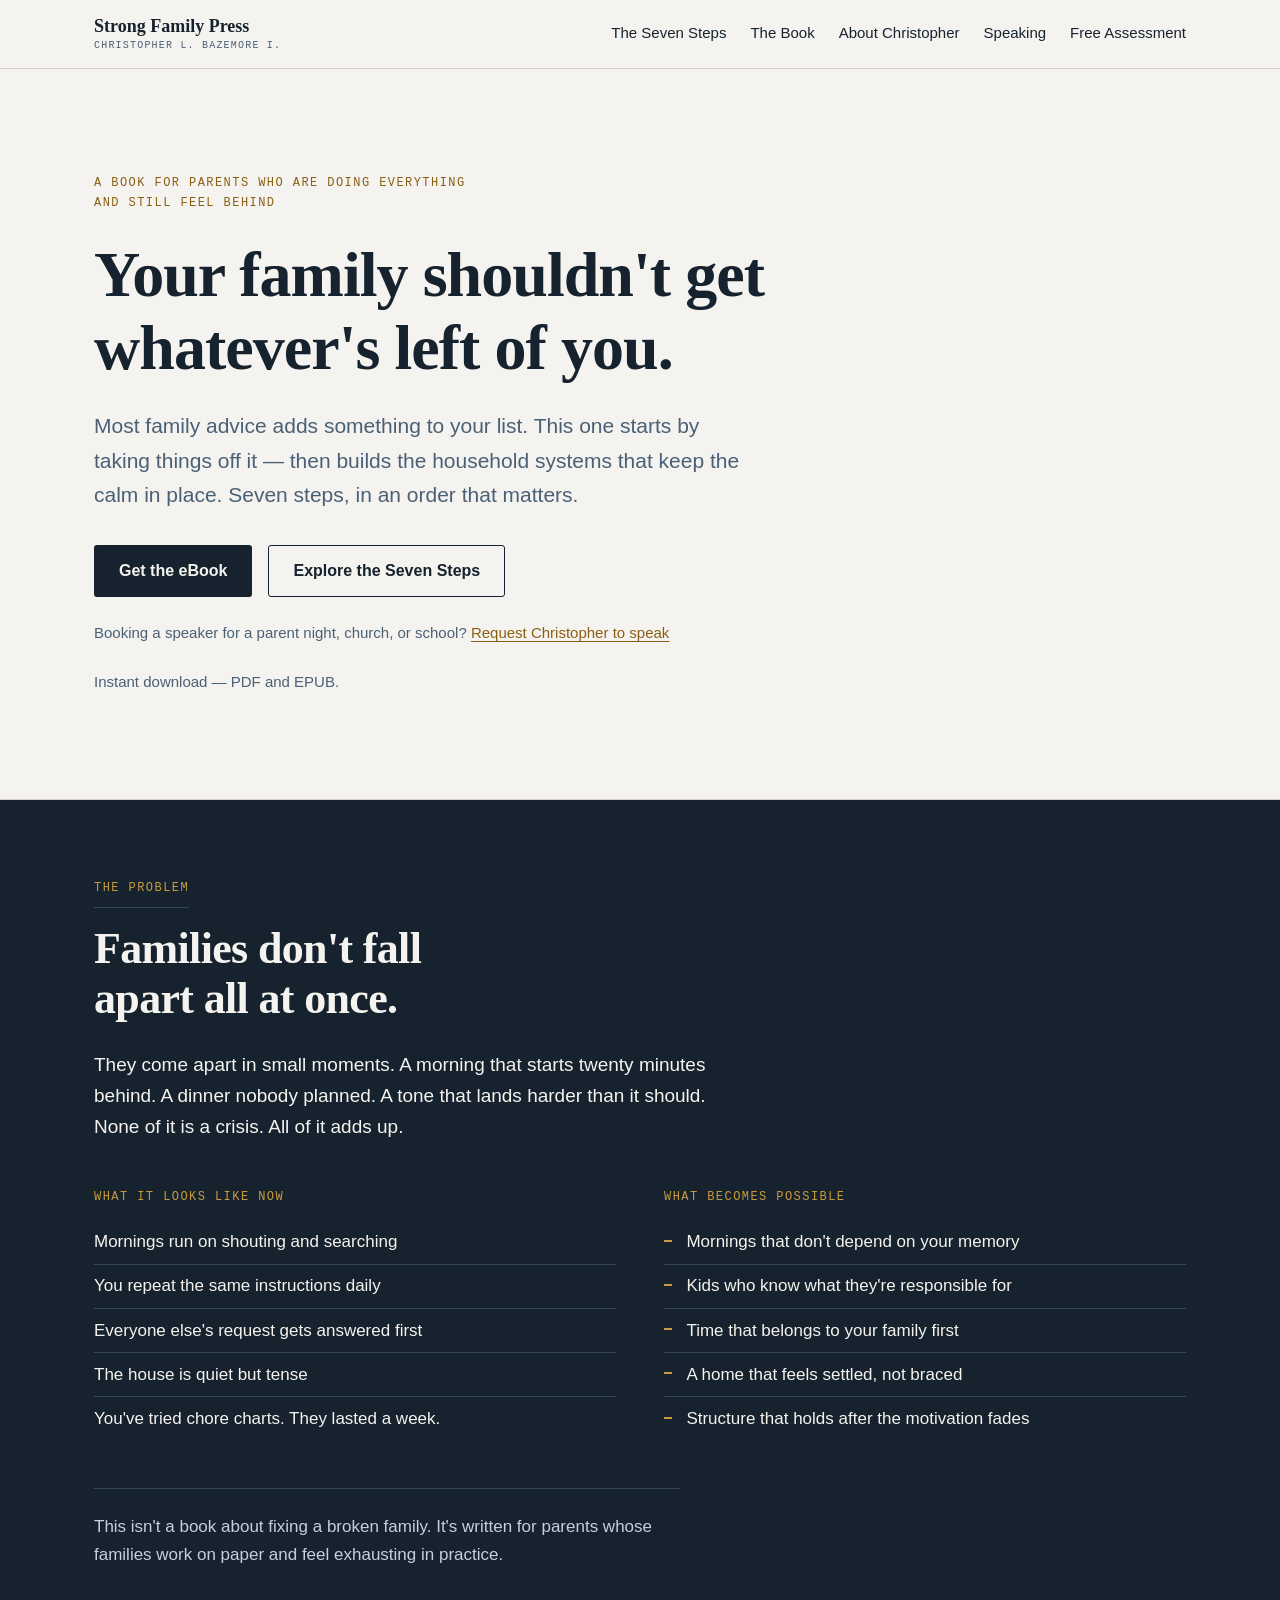
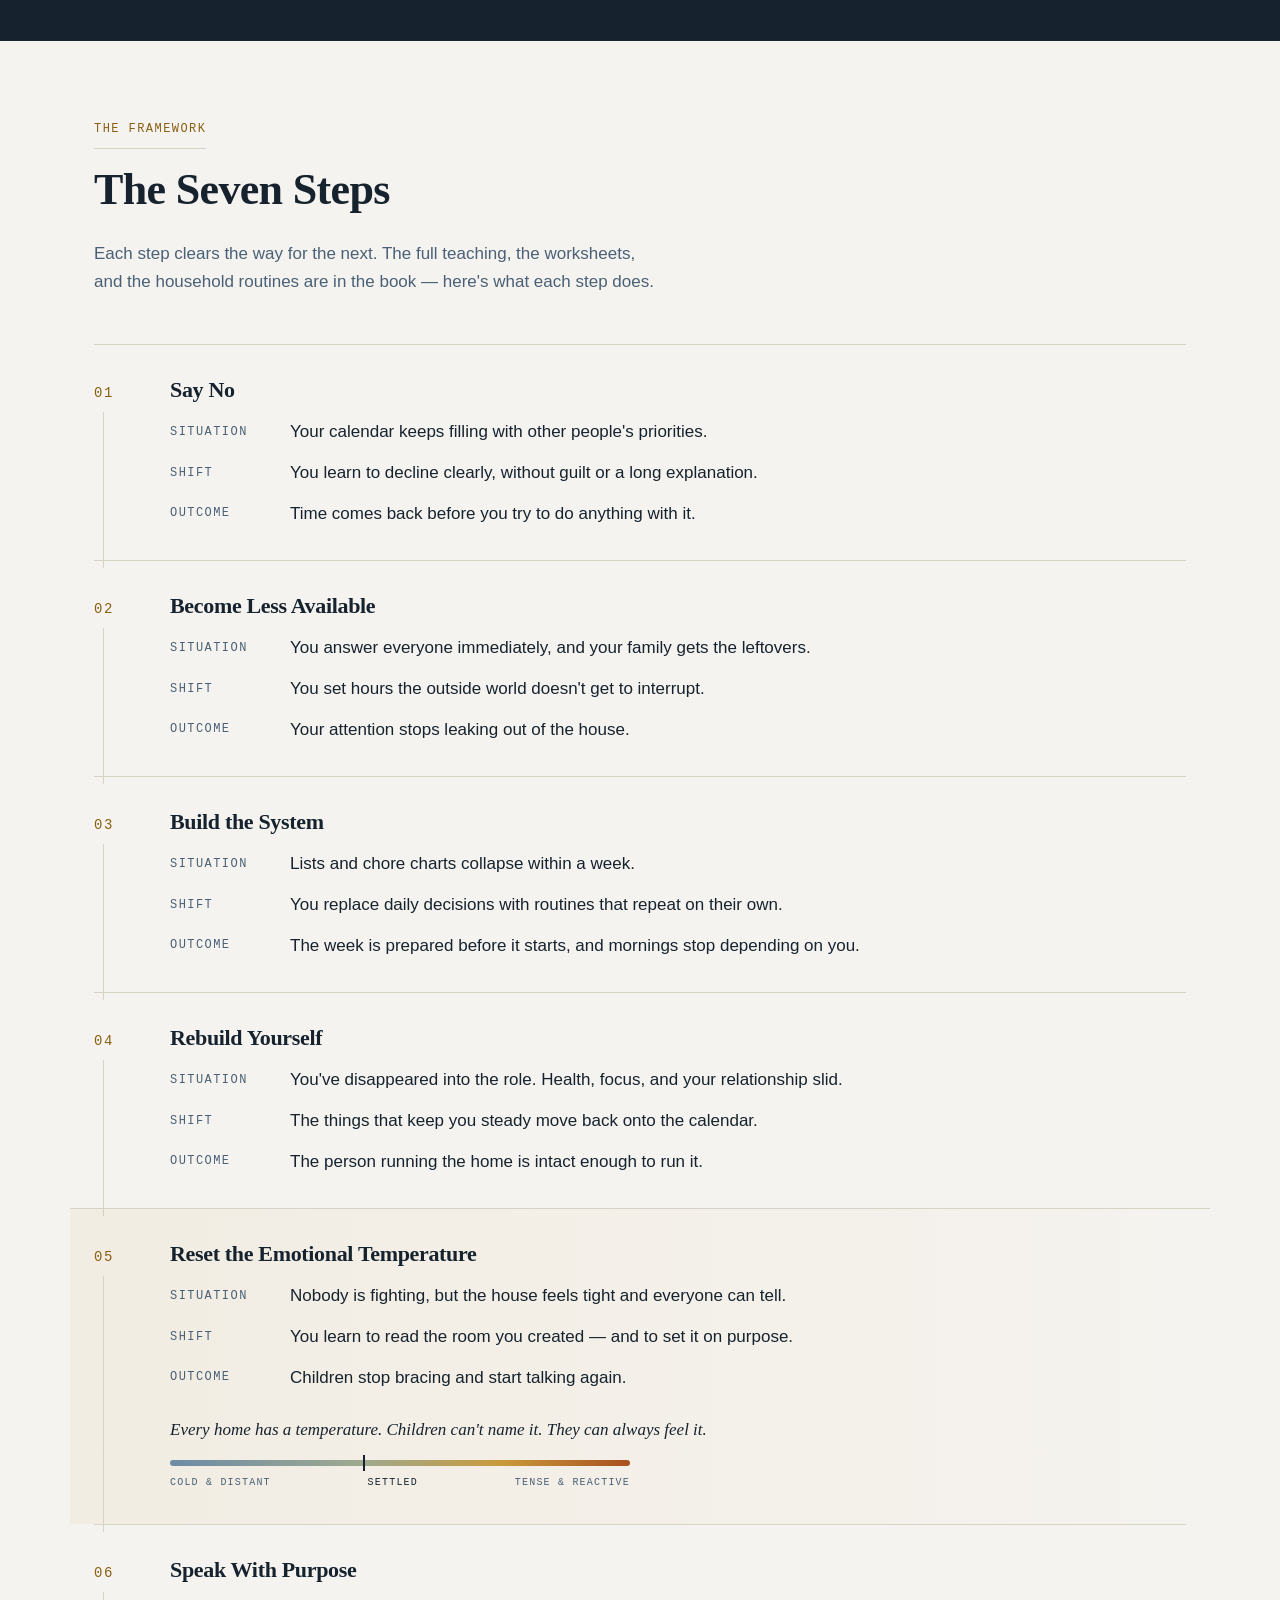
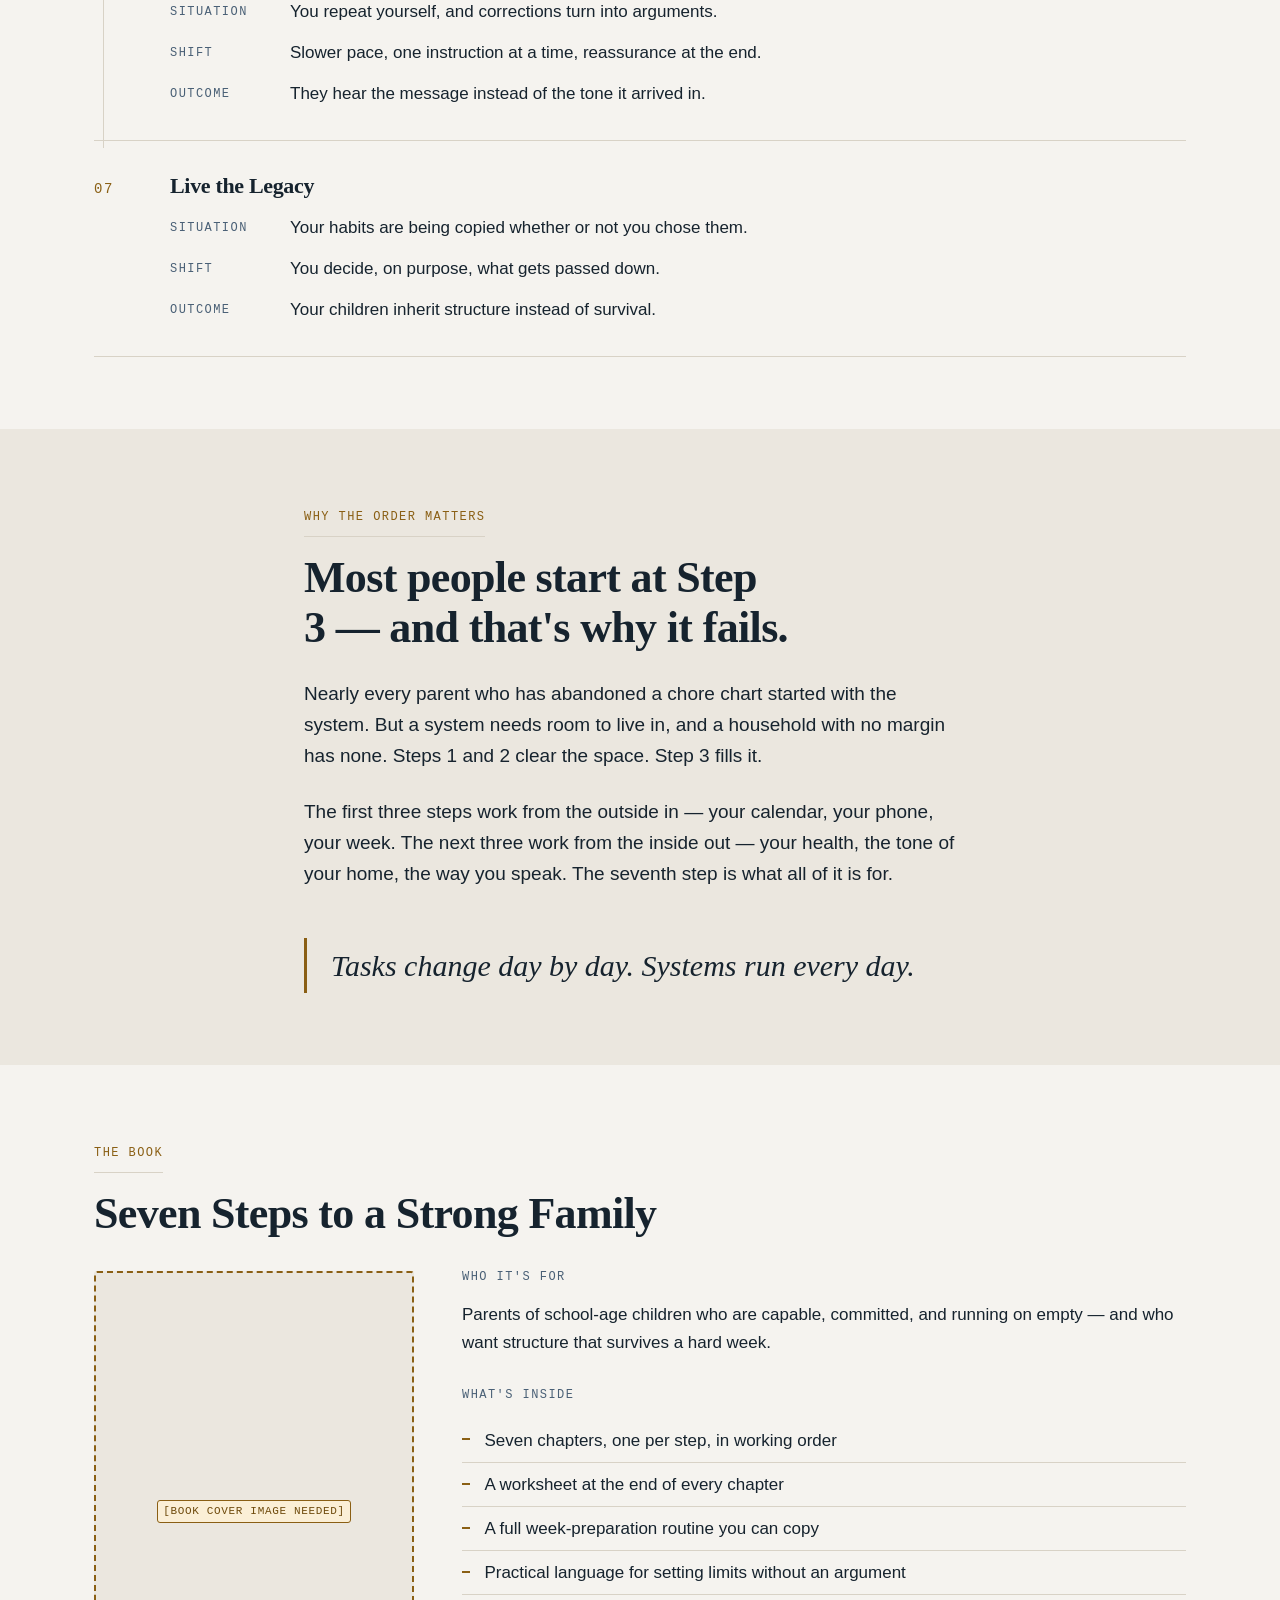
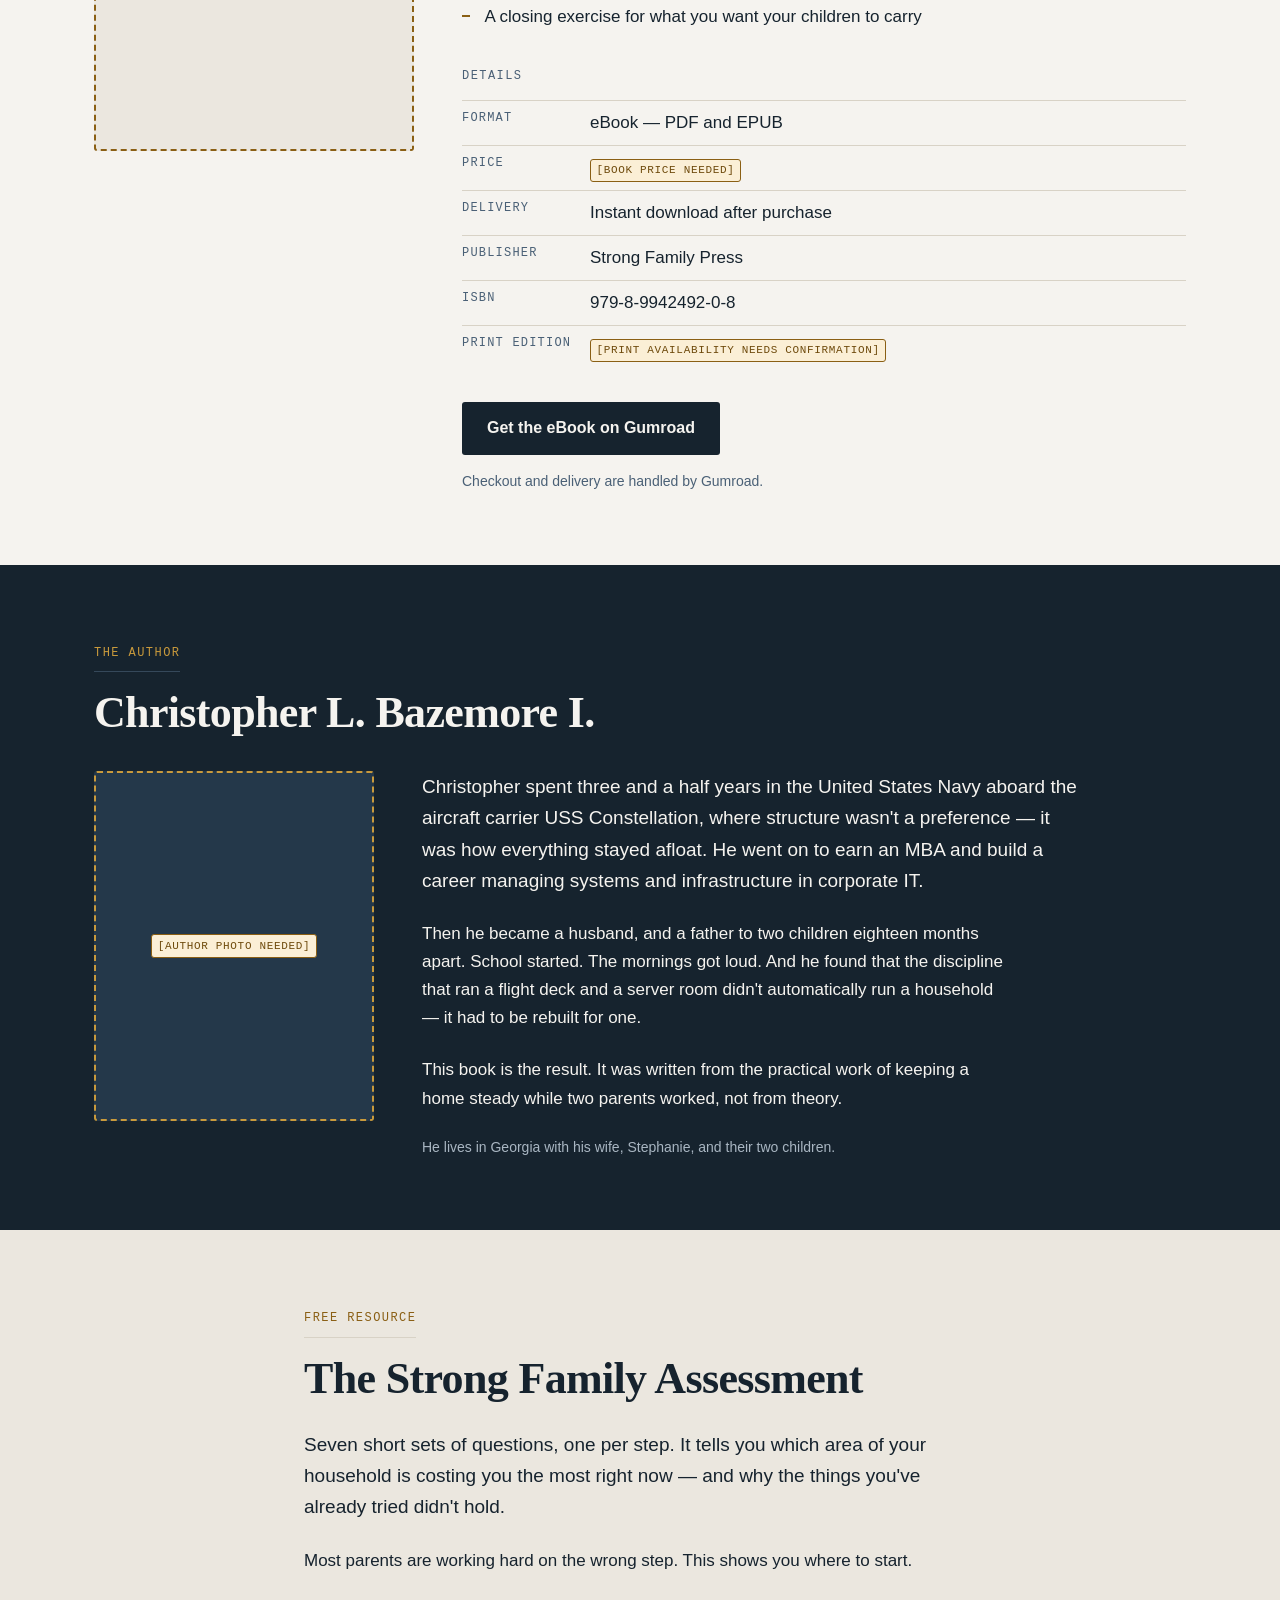
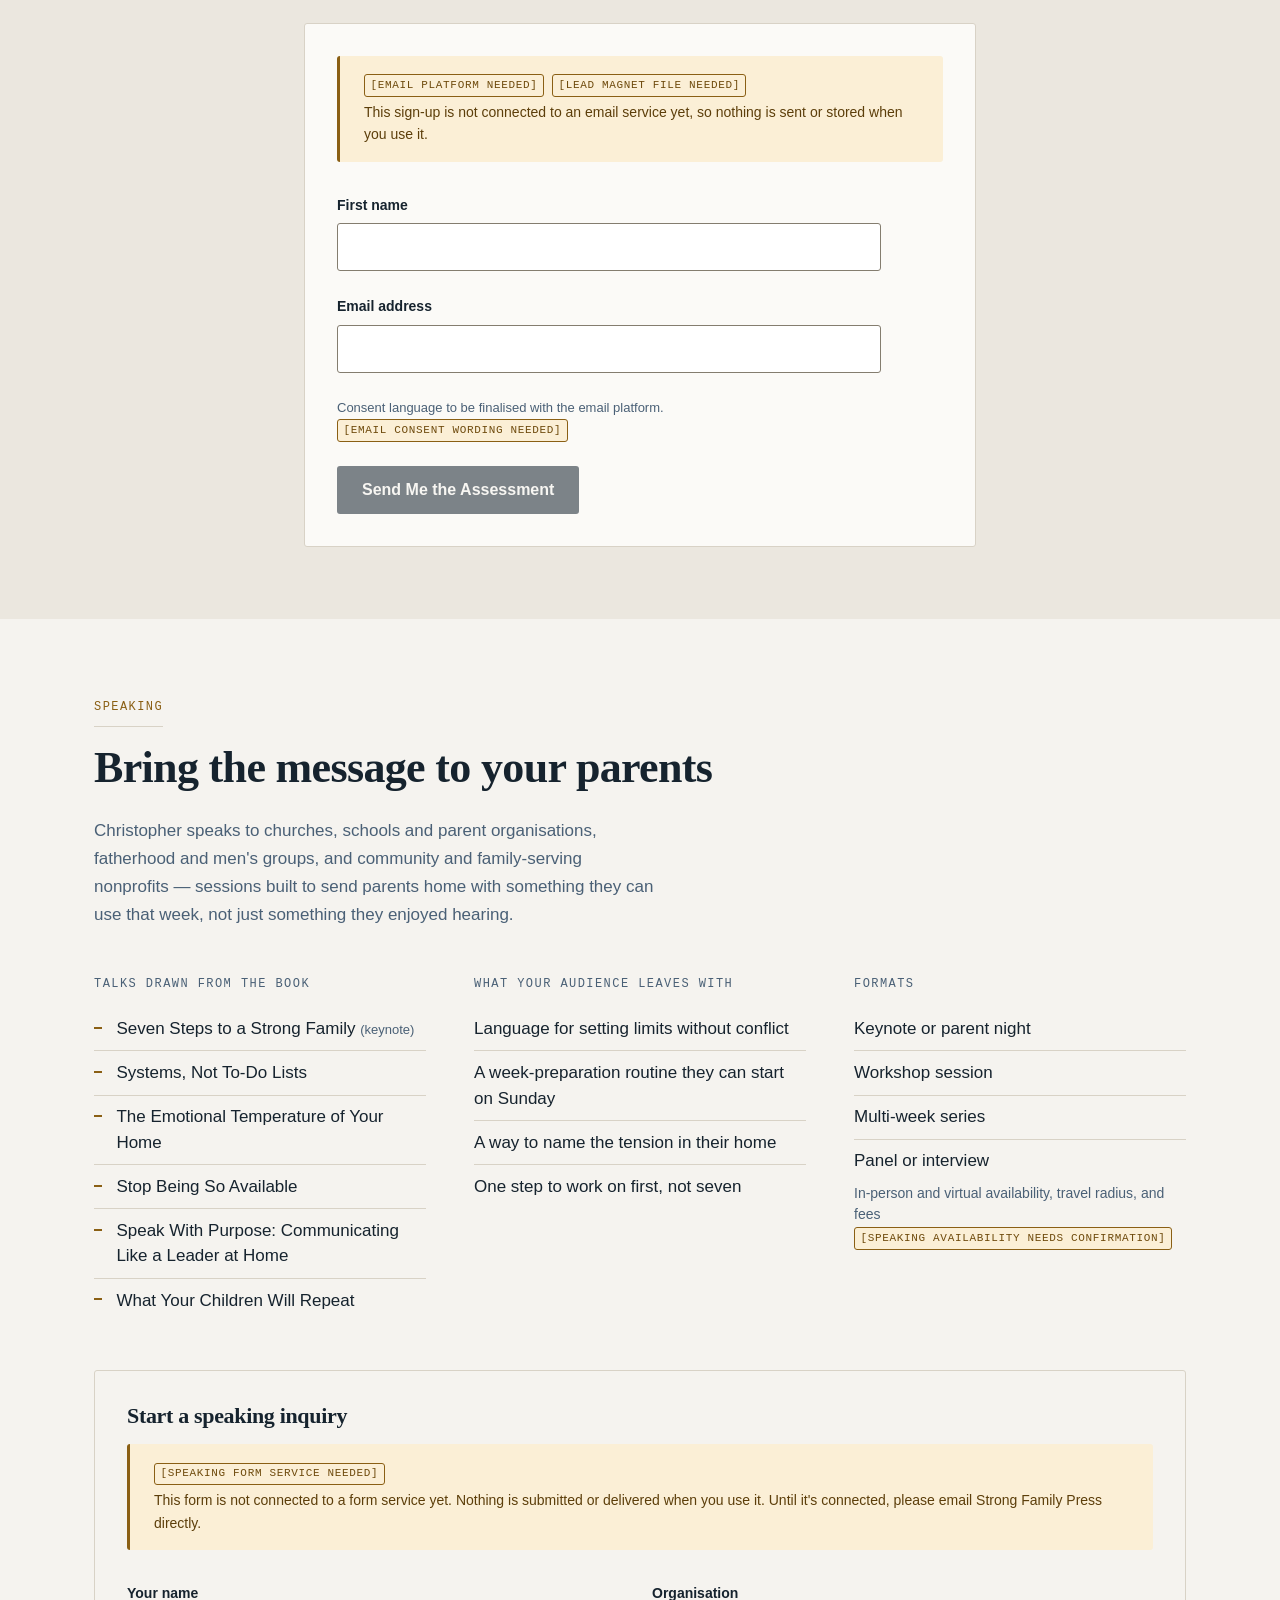
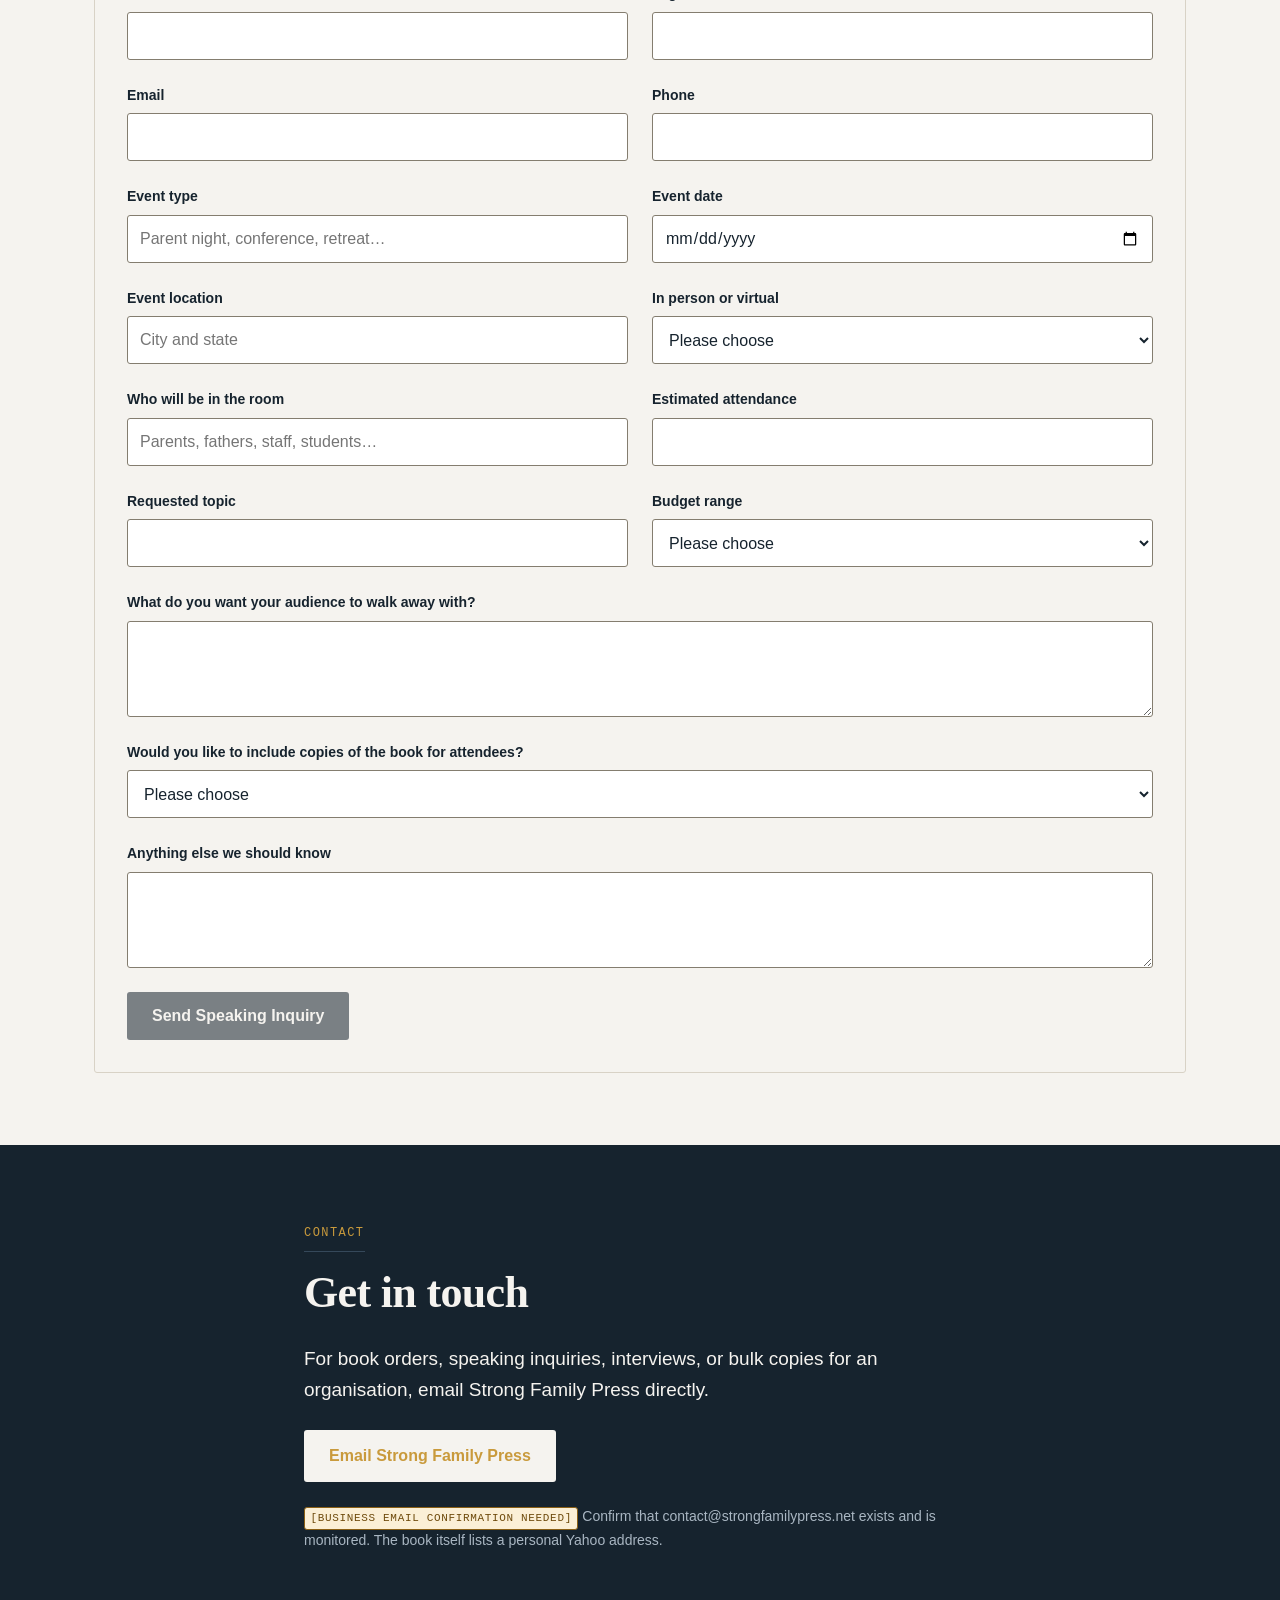
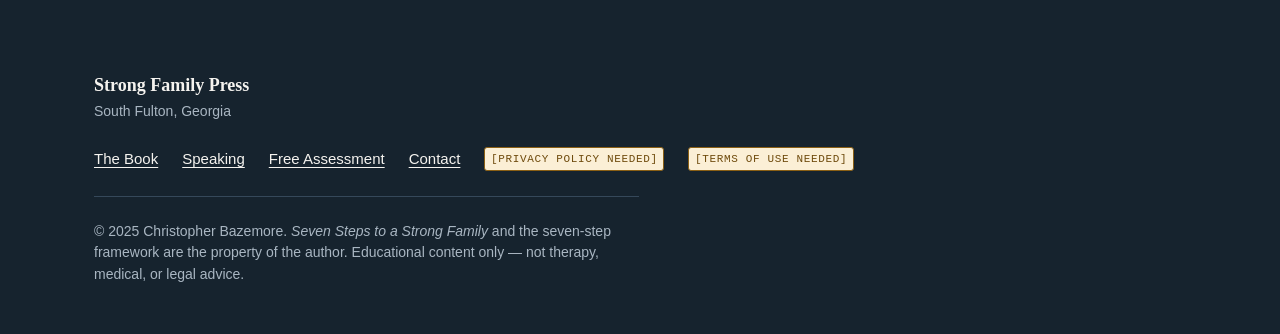
<file: index.html>
<!DOCTYPE html>
<html lang="en">
<head>
<meta charset="UTF-8">
<meta name="viewport" content="width=device-width, initial-scale=1.0">

<title>Seven Steps to a Strong Family | Christopher Bazemore | Strong Family Press</title>

<meta name="description" content="A seven-step sequence for parents who are doing everything and still feel behind. Practical structure, boundaries, and household systems from author and speaker Christopher Bazemore.">

<!-- CANONICAL URL: update once the domain is confirmed. Confirmed live: strongfamilypress.net -->
<link rel="canonical" href="https://strongfamilypress.net/">

<!-- Open Graph -->
<meta property="og:type" content="website">
<meta property="og:site_name" content="Strong Family Press">
<meta property="og:title" content="Seven Steps to a Strong Family">
<meta property="og:description" content="Your family shouldn't get whatever's left of you. A seven-step sequence for parents who are doing everything and still feel behind.">
<meta property="og:url" content="https://strongfamilypress.net/">
<!-- [SOCIAL SHARE IMAGE NEEDED] 1200x630. Add: <meta property="og:image" content="Assets/social-share.jpg"> -->
<meta name="twitter:card" content="summary_large_image">

<link rel="stylesheet" href="css/style.css">
<!-- [FAVICON NEEDED] -->
</head>

<body>

<a class="skip-link" href="#main">Skip to main content</a>

<header class="site-header">
  <div class="wrap header-inner">

    <a class="wordmark" href="#top">
      <span class="wordmark-name">Strong Family Press</span>
      <span class="wordmark-sub">Christopher L. Bazemore I.</span>
    </a>

    <button class="nav-toggle" id="navToggle" type="button"
            aria-expanded="false" aria-controls="primaryNav">
      <span class="nav-toggle-bars" aria-hidden="true"></span>
      <span class="nav-toggle-text">Menu</span>
    </button>

    <nav class="primary-nav" id="primaryNav" aria-label="Main">
      <a href="#steps">The Seven Steps</a>
      <a href="#book">The Book</a>
      <a href="#author">About Christopher</a>
      <a href="#speaking">Speaking</a>
      <a href="#assessment">Free Assessment</a>
    </nav>

  </div>
</header>

<main id="main">

  <!-- ============================================================
       HERO — answers: "Is this relevant to what my family is going through?"
       ============================================================ -->
  <section class="hero" id="top">
    <div class="wrap hero-inner">

      <p class="eyebrow">A book for parents who are doing everything<br class="br-wide"> and still feel behind</p>

      <h1>Your family shouldn't get<br class="br-wide"> whatever's left of you.</h1>

      <p class="lede">
        Most family advice adds something to your list. This one starts by
        taking things off it &mdash; then builds the household systems that
        keep the calm in place. Seven steps, in an order that matters.
      </p>

      <div class="hero-actions">
        <a class="btn btn-primary" href="https://bazeocrisy.gumroad.com/l/mmdkju"
           rel="noopener" data-track="book_purchase_click">
          Get the eBook
        </a>
        <a class="btn btn-outline" href="#steps">Explore the Seven Steps</a>
      </div>

      <p class="hero-tertiary">
        Booking a speaker for a parent night, church, or school?
        <a href="#speaking">Request Christopher to speak</a>
      </p>

      <p class="hero-tertiary">Instant download &mdash; PDF and EPUB.</p>

    </div>
  </section>

  <!-- ============================================================
       PROBLEM + OUTCOME — answers: "Does this author understand my house?"
       ============================================================ -->
  <section class="section section-dark" id="problem">
    <div class="wrap">

      <p class="section-label">The problem</p>
      <h2 class="h2-wide">Families don't fall apart all at once.</h2>

      <p class="body-lg">
        They come apart in small moments. A morning that starts twenty minutes
        behind. A dinner nobody planned. A tone that lands harder than it should.
        None of it is a crisis. All of it adds up.
      </p>

      <div class="split">
        <div class="split-col">
          <h3 class="h3-label">What it looks like now</h3>
          <ul class="list-plain">
            <li>Mornings run on shouting and searching</li>
            <li>You repeat the same instructions daily</li>
            <li>Everyone else's request gets answered first</li>
            <li>The house is quiet but tense</li>
            <li>You've tried chore charts. They lasted a week.</li>
          </ul>
        </div>
        <div class="split-col">
          <h3 class="h3-label">What becomes possible</h3>
          <ul class="list-plain list-marked">
            <li>Mornings that don't depend on your memory</li>
            <li>Kids who know what they're responsible for</li>
            <li>Time that belongs to your family first</li>
            <li>A home that feels settled, not braced</li>
            <li>Structure that holds after the motivation fades</li>
          </ul>
        </div>
      </div>

      <p class="note-dark">
        This isn't a book about fixing a broken family. It's written for
        parents whose families work on paper and feel exhausting in practice.
      </p>

    </div>
  </section>

  <!-- ============================================================
       THE SEVEN STEPS — answers: "Is there an actual method?"
       ============================================================ -->
  <section class="section" id="steps">
    <div class="wrap">

      <p class="section-label">The framework</p>
      <h2>The Seven Steps</h2>
      <p class="section-intro">
        Each step clears the way for the next. The full teaching, the worksheets,
        and the household routines are in the book &mdash; here's what each step does.
      </p>

      <ol class="steps">

        <li class="step">
          <span class="step-num" aria-hidden="true">01</span>
          <div class="step-body">
            <h3>Say No</h3>
            <dl class="step-dl">
              <dt>Situation</dt><dd>Your calendar keeps filling with other people's priorities.</dd>
              <dt>Shift</dt><dd>You learn to decline clearly, without guilt or a long explanation.</dd>
              <dt>Outcome</dt><dd>Time comes back before you try to do anything with it.</dd>
            </dl>
          </div>
        </li>

        <li class="step">
          <span class="step-num" aria-hidden="true">02</span>
          <div class="step-body">
            <h3>Become Less Available</h3>
            <dl class="step-dl">
              <dt>Situation</dt><dd>You answer everyone immediately, and your family gets the leftovers.</dd>
              <dt>Shift</dt><dd>You set hours the outside world doesn't get to interrupt.</dd>
              <dt>Outcome</dt><dd>Your attention stops leaking out of the house.</dd>
            </dl>
          </div>
        </li>

        <li class="step">
          <span class="step-num" aria-hidden="true">03</span>
          <div class="step-body">
            <h3>Build the System</h3>
            <dl class="step-dl">
              <dt>Situation</dt><dd>Lists and chore charts collapse within a week.</dd>
              <dt>Shift</dt><dd>You replace daily decisions with routines that repeat on their own.</dd>
              <dt>Outcome</dt><dd>The week is prepared before it starts, and mornings stop depending on you.</dd>
            </dl>
          </div>
        </li>

        <li class="step">
          <span class="step-num" aria-hidden="true">04</span>
          <div class="step-body">
            <h3>Rebuild Yourself</h3>
            <dl class="step-dl">
              <dt>Situation</dt><dd>You've disappeared into the role. Health, focus, and your relationship slid.</dd>
              <dt>Shift</dt><dd>The things that keep you steady move back onto the calendar.</dd>
              <dt>Outcome</dt><dd>The person running the home is intact enough to run it.</dd>
            </dl>
          </div>
        </li>

        <li class="step step-signature">
          <span class="step-num" aria-hidden="true">05</span>
          <div class="step-body">
            <h3>Reset the Emotional Temperature</h3>
            <dl class="step-dl">
              <dt>Situation</dt><dd>Nobody is fighting, but the house feels tight and everyone can tell.</dd>
              <dt>Shift</dt><dd>You learn to read the room you created &mdash; and to set it on purpose.</dd>
              <dt>Outcome</dt><dd>Children stop bracing and start talking again.</dd>
            </dl>
            <p class="gauge-caption">
              Every home has a temperature. Children can't name it. They can always feel it.
            </p>
            <div class="gauge" role="img" aria-label="Illustration of a temperature scale running from cold and disconnected, through settled, to tense and reactive.">
              <span class="gauge-track"><span class="gauge-marker"></span></span>
              <span class="gauge-labels">
                <span>Cold &amp; distant</span>
                <span>Settled</span>
                <span>Tense &amp; reactive</span>
              </span>
            </div>
          </div>
        </li>

        <li class="step">
          <span class="step-num" aria-hidden="true">06</span>
          <div class="step-body">
            <h3>Speak With Purpose</h3>
            <dl class="step-dl">
              <dt>Situation</dt><dd>You repeat yourself, and corrections turn into arguments.</dd>
              <dt>Shift</dt><dd>Slower pace, one instruction at a time, reassurance at the end.</dd>
              <dt>Outcome</dt><dd>They hear the message instead of the tone it arrived in.</dd>
            </dl>
          </div>
        </li>

        <li class="step">
          <span class="step-num" aria-hidden="true">07</span>
          <div class="step-body">
            <h3>Live the Legacy</h3>
            <dl class="step-dl">
              <dt>Situation</dt><dd>Your habits are being copied whether or not you chose them.</dd>
              <dt>Shift</dt><dd>You decide, on purpose, what gets passed down.</dd>
              <dt>Outcome</dt><dd>Your children inherit structure instead of survival.</dd>
            </dl>
          </div>
        </li>

      </ol>

    </div>
  </section>

  <!-- ============================================================
       WHY THE ORDER MATTERS — the differentiator
       ============================================================ -->
  <section class="section section-alt" id="sequence">
    <div class="wrap wrap-narrow">

      <p class="section-label">Why the order matters</p>
      <h2>Most people start at Step 3 &mdash; and that's why it fails.</h2>

      <p class="body-lg">
        Nearly every parent who has abandoned a chore chart started with the
        system. But a system needs room to live in, and a household with no
        margin has none. Steps 1 and 2 clear the space. Step 3 fills it.
      </p>

      <p class="body-lg">
        The first three steps work from the outside in &mdash; your calendar,
        your phone, your week. The next three work from the inside out &mdash;
        your health, the tone of your home, the way you speak. The seventh
        step is what all of it is for.
      </p>

      <p class="callout">
        Tasks change day by day. Systems run every day.
      </p>

    </div>
  </section>

  <!-- ============================================================
       THE BOOK — answers: "What do I actually get?"
       ============================================================ -->
  <section class="section" id="book">
    <div class="wrap">

      <p class="section-label">The book</p>
      <h2>Seven Steps to a Strong Family</h2>

      <div class="book-layout">

        <div class="book-cover-slot">
          <!-- [BOOK COVER IMAGE NEEDED] Replace this block with:
               <img src="Assets/book-cover.jpg" alt="Cover of Seven Steps to a Strong Family by Christopher L. Bazemore I." width="600" height="900"> -->
          <div class="slot" aria-hidden="true">
            <span class="tag">[BOOK COVER IMAGE NEEDED]</span>
          </div>
        </div>

        <div class="book-detail">

          <h3 class="h3-label">Who it's for</h3>
          <p>
            Parents of school-age children who are capable, committed, and running
            on empty &mdash; and who want structure that survives a hard week.
          </p>

          <h3 class="h3-label">What's inside</h3>
          <ul class="list-plain list-marked">
            <li>Seven chapters, one per step, in working order</li>
            <li>A worksheet at the end of every chapter</li>
            <li>A full week-preparation routine you can copy</li>
            <li>Practical language for setting limits without an argument</li>
            <li>A closing exercise for what you want your children to carry</li>
          </ul>

          <h3 class="h3-label">Details</h3>
          <dl class="spec">
            <dt>Format</dt><dd>eBook &mdash; PDF and EPUB</dd>
            <dt>Price</dt><dd><span class="tag">[BOOK PRICE NEEDED]</span></dd>
            <dt>Delivery</dt><dd>Instant download after purchase</dd>
            <dt>Publisher</dt><dd>Strong Family Press</dd>
            <dt>ISBN</dt><dd>979-8-9942492-0-8</dd>
            <dt>Print edition</dt><dd><span class="tag">[PRINT AVAILABILITY NEEDS CONFIRMATION]</span></dd>
          </dl>

          <a class="btn btn-primary" href="https://bazeocrisy.gumroad.com/l/mmdkju"
             rel="noopener" data-track="book_purchase_click">
            Get the eBook on Gumroad
          </a>
          <p class="micro" style="margin-top:var(--s2)">
            Checkout and delivery are handled by Gumroad.
          </p>

        </div>
      </div>

    </div>
  </section>

  <!-- ============================================================
       AUTHOR — answers: "Why should I trust this person?"
       ============================================================ -->
  <section class="section section-dark" id="author">
    <div class="wrap">

      <p class="section-label">The author</p>
      <h2>Christopher L. Bazemore I.</h2>

      <div class="author-layout">

        <div class="author-photo-slot">
          <!-- [AUTHOR PHOTO NEEDED] Assets/Pic1.png was NOT used here.
               Its provenance is unconfirmed (no camera metadata; file is a
               JPEG named .png). Confirm it is a real photograph before use. -->
          <div class="slot slot-portrait" aria-hidden="true">
            <span class="tag">[AUTHOR PHOTO NEEDED]</span>
          </div>
        </div>

        <div class="author-body">
          <p class="body-lg">
            Christopher spent three and a half years in the United States Navy
            aboard the aircraft carrier USS Constellation, where structure wasn't
            a preference &mdash; it was how everything stayed afloat. He went on
            to earn an MBA and build a career managing systems and infrastructure
            in corporate IT.
          </p>
          <p>
            Then he became a husband, and a father to two children eighteen months
            apart. School started. The mornings got loud. And he found that the
            discipline that ran a flight deck and a server room didn't
            automatically run a household &mdash; it had to be rebuilt for one.
          </p>
          <p>
            This book is the result. It was written from the practical work of
            keeping a home steady while two parents worked, not from theory.
          </p>
          <p class="micro">
            He lives in Georgia with his wife, Stephanie, and their two children.
          </p>
        </div>

      </div>
    </div>
  </section>

  <!-- ============================================================
       LEAD MAGNET — answers: "What if I'm not ready to buy?"
       ============================================================ -->
  <section class="section section-alt" id="assessment">
    <div class="wrap wrap-narrow">

      <p class="section-label">Free resource</p>
      <h2>The Strong Family Assessment</h2>

      <p class="body-lg">
        Seven short sets of questions, one per step. It tells you which area of
        your household is costing you the most right now &mdash; and why the
        things you've already tried didn't hold.
      </p>
      <p>
        Most parents are working hard on the wrong step. This shows you where
        to start.
      </p>

      <div class="form-shell">

        <p class="form-status">
          <span class="tag">[EMAIL PLATFORM NEEDED]</span>
          <span class="tag">[LEAD MAGNET FILE NEEDED]</span><br>
          This sign-up is not connected to an email service yet, so nothing is
          sent or stored when you use it.
        </p>

        <form class="form" novalidate data-guard="assessment">
          <div class="field">
            <label for="assessName">First name</label>
            <input type="text" id="assessName" name="firstName" autocomplete="given-name">
          </div>
          <div class="field">
            <label for="assessEmail">Email address</label>
            <input type="email" id="assessEmail" name="email" autocomplete="email">
          </div>
          <p class="consent">
            Consent language to be finalised with the email platform.
            <span class="tag">[EMAIL CONSENT WORDING NEEDED]</span>
          </p>
          <button type="submit" class="btn btn-primary" aria-disabled="true">
            Send Me the Assessment
          </button>
          <p class="form-message" role="status" aria-live="polite"></p>
        </form>

      </div>

    </div>
  </section>

  <!-- ============================================================
       SPEAKING — a separate journey from book buyers
       ============================================================ -->
  <section class="section" id="speaking">
    <div class="wrap">

      <p class="section-label">Speaking</p>
      <h2>Bring the message to your parents</h2>

      <p class="section-intro">
        Christopher speaks to churches, schools and parent organisations,
        fatherhood and men's groups, and community and family-serving
        nonprofits &mdash; sessions built to send parents home with something
        they can use that week, not just something they enjoyed hearing.
      </p>

      <div class="split split-3">
        <div class="split-col">
          <h3 class="h3-label">Talks drawn from the book</h3>
          <ul class="list-plain list-marked">
            <li>Seven Steps to a Strong Family <span class="micro-inline">(keynote)</span></li>
            <li>Systems, Not To-Do Lists</li>
            <li>The Emotional Temperature of Your Home</li>
            <li>Stop Being So Available</li>
            <li>Speak With Purpose: Communicating Like a Leader at Home</li>
            <li>What Your Children Will Repeat</li>
          </ul>
        </div>
        <div class="split-col">
          <h3 class="h3-label">What your audience leaves with</h3>
          <ul class="list-plain">
            <li>Language for setting limits without conflict</li>
            <li>A week-preparation routine they can start on Sunday</li>
            <li>A way to name the tension in their home</li>
            <li>One step to work on first, not seven</li>
          </ul>
        </div>
        <div class="split-col">
          <h3 class="h3-label">Formats</h3>
          <ul class="list-plain">
            <li>Keynote or parent night</li>
            <li>Workshop session</li>
            <li>Multi-week series</li>
            <li>Panel or interview</li>
          </ul>
          <p class="micro">
            In-person and virtual availability, travel radius, and fees
            <span class="tag">[SPEAKING AVAILABILITY NEEDS CONFIRMATION]</span>
          </p>
        </div>
      </div>

      <div class="form-shell" id="speaking-form">

        <h3>Start a speaking inquiry</h3>
        <p class="form-status">
          <span class="tag">[SPEAKING FORM SERVICE NEEDED]</span><br>
          This form is not connected to a form service yet. Nothing is submitted
          or delivered when you use it. Until it's connected, please email
          Strong Family Press directly.
        </p>

        <form class="form form-grid" novalidate data-guard="speaking">

          <div class="field">
            <label for="spName">Your name</label>
            <input type="text" id="spName" name="contactName" autocomplete="name">
          </div>
          <div class="field">
            <label for="spOrg">Organisation</label>
            <input type="text" id="spOrg" name="organisation" autocomplete="organization">
          </div>
          <div class="field">
            <label for="spEmail">Email</label>
            <input type="email" id="spEmail" name="email" autocomplete="email">
          </div>
          <div class="field">
            <label for="spPhone">Phone</label>
            <input type="tel" id="spPhone" name="phone" autocomplete="tel">
          </div>
          <div class="field">
            <label for="spType">Event type</label>
            <input type="text" id="spType" name="eventType" placeholder="Parent night, conference, retreat…">
          </div>
          <div class="field">
            <label for="spDate">Event date</label>
            <input type="date" id="spDate" name="eventDate">
          </div>
          <div class="field">
            <label for="spLocation">Event location</label>
            <input type="text" id="spLocation" name="location" placeholder="City and state">
          </div>
          <div class="field">
            <label for="spDelivery">In person or virtual</label>
            <select id="spDelivery" name="delivery">
              <option value="">Please choose</option>
              <option>In person</option>
              <option>Virtual</option>
              <option>Either</option>
            </select>
          </div>
          <div class="field">
            <label for="spAudience">Who will be in the room</label>
            <input type="text" id="spAudience" name="audience" placeholder="Parents, fathers, staff, students…">
          </div>
          <div class="field">
            <label for="spCount">Estimated attendance</label>
            <input type="number" id="spCount" name="attendance" min="0" inputmode="numeric">
          </div>
          <div class="field">
            <label for="spTopic">Requested topic</label>
            <input type="text" id="spTopic" name="topic">
          </div>
          <div class="field">
            <label for="spBudget">Budget range</label>
            <select id="spBudget" name="budget">
              <option value="">Please choose</option>
              <option>Not yet determined</option>
              <option>Range A <!-- [BUDGET BRACKETS NEEDED] --></option>
              <option>Range B</option>
              <option>Range C</option>
            </select>
          </div>
          <div class="field field-full">
            <label for="spOutcome">What do you want your audience to walk away with?</label>
            <textarea id="spOutcome" name="outcome" rows="3"></textarea>
          </div>
          <div class="field field-full">
            <label for="spBooks">Would you like to include copies of the book for attendees?</label>
            <select id="spBooks" name="bulkBooks">
              <option value="">Please choose</option>
              <option>Yes, please include pricing</option>
              <option>No</option>
              <option>Not sure yet</option>
            </select>
          </div>
          <div class="field field-full">
            <label for="spNotes">Anything else we should know</label>
            <textarea id="spNotes" name="notes" rows="3"></textarea>
          </div>

          <div class="field-full">
            <button type="submit" class="btn btn-primary" aria-disabled="true">
              Send Speaking Inquiry
            </button>
            <p class="form-message" role="status" aria-live="polite"></p>
          </div>

        </form>
      </div>

    </div>
  </section>

  <!-- ============================================================
       CONTACT
       ============================================================ -->
  <section class="section section-dark" id="contact">
    <div class="wrap wrap-narrow">

      <p class="section-label">Contact</p>
      <h2>Get in touch</h2>
      <p class="body-lg">
        For book orders, speaking inquiries, interviews, or bulk copies for an
        organisation, email Strong Family Press directly.
      </p>
      <p>
        <a class="btn btn-invert" href="mailto:contact@strongfamilypress.net">
          Email Strong Family Press
        </a>
      </p>
      <p class="micro">
        <span class="tag">[BUSINESS EMAIL CONFIRMATION NEEDED]</span>
        Confirm that contact@strongfamilypress.net exists and is monitored.
        The book itself lists a personal Yahoo address.
      </p>

    </div>
  </section>

</main>

<footer class="site-footer">
  <div class="wrap footer-inner">

    <div>
      <p class="footer-brand">Strong Family Press</p>
      <p class="micro">South Fulton, Georgia</p>
    </div>

    <nav class="footer-nav" aria-label="Footer">
      <a href="#book">The Book</a>
      <a href="#speaking">Speaking</a>
      <a href="#assessment">Free Assessment</a>
      <a href="#contact">Contact</a>
      <span class="tag">[PRIVACY POLICY NEEDED]</span>
      <span class="tag">[TERMS OF USE NEEDED]</span>
    </nav>

    <p class="micro footer-legal">
      &copy; 2025 Christopher Bazemore. <em>Seven Steps to a Strong Family</em>
      and the seven-step framework are the property of the author.
      Educational content only &mdash; not therapy, medical, or legal advice.
    </p>

  </div>
</footer>

<!-- Structured data: confirmed facts only. No price, publication date,
     rating, or availability until verified. -->
<script type="application/ld+json">
{
  "@context": "https://schema.org",
  "@type": "Book",
  "name": "Seven Steps to a Strong Family",
  "author": {
    "@type": "Person",
    "name": "Christopher L. Bazemore I.",
    "jobTitle": "Author and speaker"
  },
  "publisher": {
    "@type": "Organization",
    "name": "Strong Family Press"
  },
  "isbn": "9798994249208",
  "inLanguage": "en"
}
</script>

<script src="js/script.js"></script>
</body>
</html>
</file>
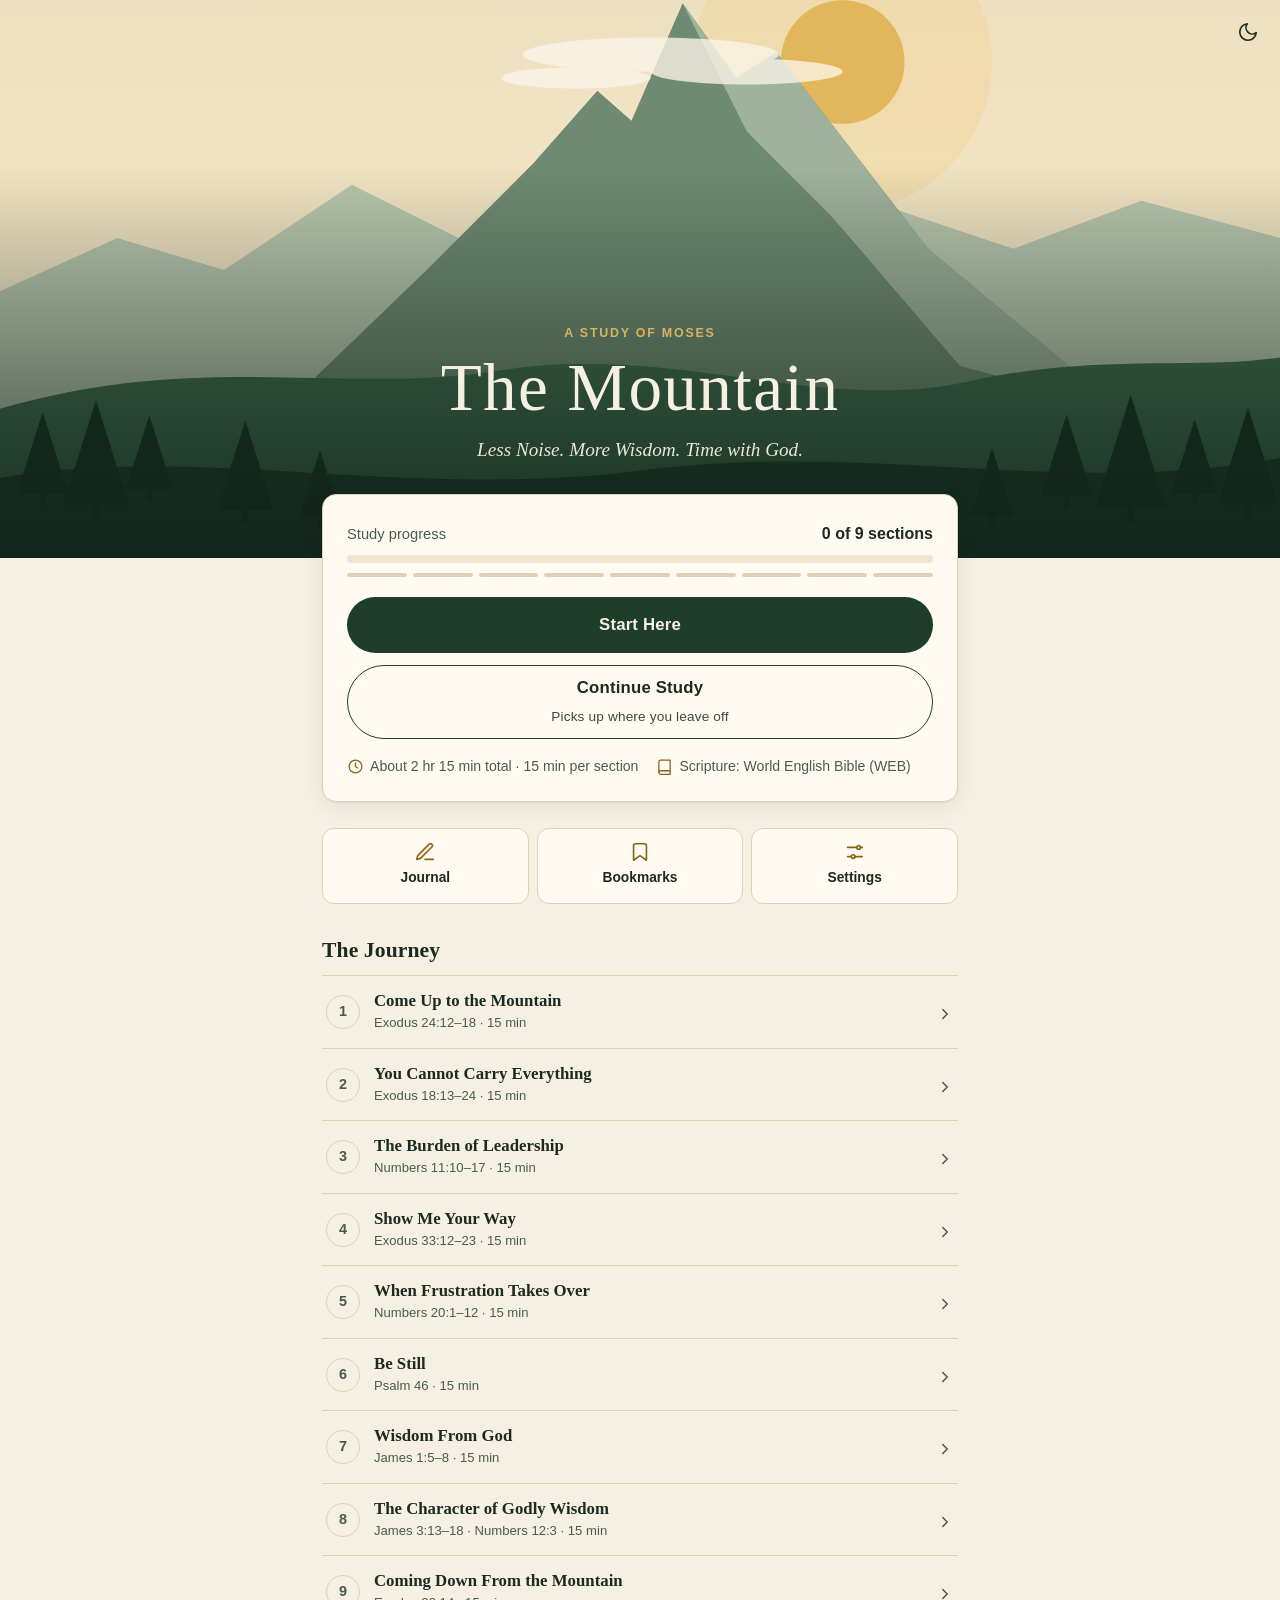
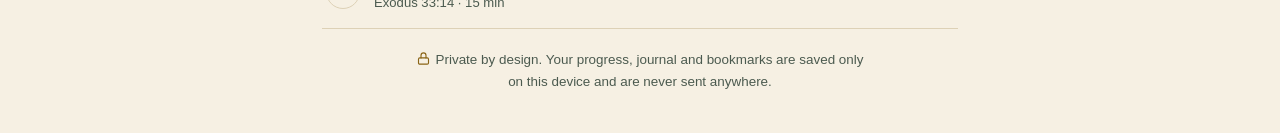
<file: the-mountain/index.html>
<!DOCTYPE html>
<html lang="en">
<head>
<meta charset="UTF-8">
<meta name="viewport" content="width=device-width, initial-scale=1.0, viewport-fit=cover">
<!-- Privacy: this page makes no network requests after loading its own files.
     connect-src 'none' blocks any script from transmitting data (journal entries
     stay in this browser's localStorage only). No analytics, fonts or CDNs. -->
<meta http-equiv="Content-Security-Policy" content="default-src 'self'; script-src 'self'; style-src 'self'; img-src 'self' data: blob:; connect-src 'none'; font-src 'self'; form-action 'none'; base-uri 'none'; object-src 'none'">
<meta name="referrer" content="no-referrer">
<meta name="robots" content="noindex, nofollow">
<title>The Mountain</title>
<meta name="description" content="The Mountain: A Study of Moses. Less Noise. More Wisdom. Time with God. A private, nine-part guided devotional.">
<meta name="theme-color" content="#1f3d2b" media="(prefers-color-scheme: light)">
<meta name="theme-color" content="#0e1712" media="(prefers-color-scheme: dark)">
<meta name="apple-mobile-web-app-capable" content="yes">
<meta name="mobile-web-app-capable" content="yes">
<meta name="apple-mobile-web-app-title" content="The Mountain">
<meta name="apple-mobile-web-app-status-bar-style" content="black-translucent">
<link rel="icon" href="icon.svg" type="image/svg+xml">
<link rel="apple-touch-icon" href="icon-180.png">
<link rel="manifest" href="manifest.webmanifest">
<link rel="stylesheet" href="mountain.css">
<script src="theme-init.js"></script>
</head>
<body>
<a class="skip-link" href="#app">Skip to content</a>
<main id="app" tabindex="-1">
  <noscript><p class="noscript">The Mountain needs JavaScript turned on to save your progress and journal on this device.</p></noscript>
</main>
<div class="toast" id="toast" role="status" aria-live="polite"></div>
<script src="scripture.js"></script>
<script src="study.js"></script>
<script src="mountain.js"></script>
</body>
</html>
</file>
<file: css/style.css>
/* ==========================================================================
   Strong Family Press — style.css
   Design direction: "the household operations manual"
   Warm paper, deep harbor navy, brass accents. Serif headings, monospace
   utility labels. Structure is the personality; decoration is minimal.
   ========================================================================== */

/* --------------------------------------------------------------------------
   1. TOKENS
   -------------------------------------------------------------------------- */
:root {
  /* Colour */
  --ink:          #16232E;   /* deep harbor navy — primary text and dark fields */
  --ink-2:        #24384A;
  --ink-soft:     #4A6076;
  --paper:        #F5F3EF;   /* warm paper — default background */
  --paper-2:      #EBE7DF;   /* alternate band */
  --brass:        #8A5F14;   /* accent, contrast-safe for text on paper */
  --brass-bright: #C99A3C;   /* accent for use on dark fields only */
  --rule:         #D8D2C6;
  --rule-dark:    #35485A;

  /* Type */
  --serif: Georgia, "Iowan Old Style", "Palatino Linotype", Palatino, "Times New Roman", serif;
  --sans:  -apple-system, BlinkMacSystemFont, "Segoe UI", Roboto, "Helvetica Neue", Arial, sans-serif;
  --mono:  ui-monospace, SFMono-Regular, "SF Mono", Menlo, Consolas, "Liberation Mono", monospace;

  /* Spacing scale */
  --s1: 0.5rem;
  --s2: 1rem;
  --s3: 1.5rem;
  --s4: 2rem;
  --s5: 3rem;
  --s6: 4.5rem;
  --s7: 6.5rem;

  --radius: 3px;          /* near-square: this is a manual, not an app */
  --maxw: 1140px;
  --maxw-narrow: 720px;
}

/* --------------------------------------------------------------------------
   2. RESET / BASE
   -------------------------------------------------------------------------- */
*, *::before, *::after { box-sizing: border-box; }

html { -webkit-text-size-adjust: 100%; scroll-behavior: smooth; }

body {
  margin: 0;
  background: var(--paper);
  color: var(--ink);
  font-family: var(--sans);
  font-size: 1.0625rem;
  line-height: 1.65;
  overflow-x: hidden;
}

img { max-width: 100%; height: auto; display: block; }

h1, h2, h3 {
  font-family: var(--serif);
  font-weight: 700;
  line-height: 1.15;
  letter-spacing: -0.015em;
  margin: 0 0 var(--s3);
  text-wrap: balance;
}

h1 { font-size: clamp(2.25rem, 6vw, 4rem); }
h2 { font-size: clamp(1.75rem, 4vw, 2.75rem); }
h3 { font-size: 1.375rem; margin-bottom: var(--s2); }

p { margin: 0 0 var(--s3); }
p:last-child { margin-bottom: 0; }

a { color: var(--brass); text-decoration-thickness: 1px; text-underline-offset: 3px; }
a:hover { color: var(--ink); }

/* Focus — visible everywhere, on both light and dark fields */
:focus-visible {
  outline: 3px solid var(--brass);
  outline-offset: 3px;
  border-radius: 2px;
}
.section-dark :focus-visible,
.site-footer :focus-visible { outline-color: var(--brass-bright); }

.skip-link {
  position: absolute;
  left: -9999px;
  top: var(--s2);
  z-index: 100;
  background: var(--ink);
  color: var(--paper);
  padding: var(--s2) var(--s3);
  font-family: var(--mono);
  font-size: 0.8125rem;
  text-decoration: none;
}
.skip-link:focus { left: var(--s2); }

/* --------------------------------------------------------------------------
   3. LAYOUT
   -------------------------------------------------------------------------- */
.wrap {
  width: 100%;
  max-width: var(--maxw);
  margin: 0 auto;
  padding-inline: var(--s3);
}
.wrap-narrow { max-width: var(--maxw-narrow); }

.section { padding-block: var(--s6); }

.section-alt  { background: var(--paper-2); }
.section-dark { background: var(--ink); color: var(--paper); }
.section-dark h2, .section-dark h3 { color: var(--paper); }
.section-dark a { color: var(--brass-bright); }
.section-dark a:hover { color: var(--paper); }

/* --------------------------------------------------------------------------
   4. UTILITY TYPE
   -------------------------------------------------------------------------- */
.eyebrow,
.section-label,
.h3-label,
.step-num,
.tag,
.gauge-labels,
.wordmark-sub,
.nav-toggle-text,
.step-dl dt {
  font-family: var(--mono);
  text-transform: uppercase;
  letter-spacing: 0.12em;
  font-size: 0.75rem;
  font-weight: 500;
}

.section-label {
  color: var(--brass);
  margin: 0 0 var(--s2);
  padding-bottom: var(--s1);
  border-bottom: 1px solid var(--rule);
  display: inline-block;
}
.section-dark .section-label { color: var(--brass-bright); border-bottom-color: var(--rule-dark); }

.h3-label {
  color: var(--ink-soft);
  margin: 0 0 var(--s2);
  font-size: 0.75rem;
}
.section-dark .h3-label { color: var(--brass-bright); }

.section-intro { max-width: 60ch; color: var(--ink-soft); }
.section-dark .section-intro { color: #C4CFD9; }

.body-lg { font-size: 1.1875rem; max-width: 62ch; }
.lede    { font-size: clamp(1.0625rem, 2vw, 1.3125rem); max-width: 56ch; color: var(--ink-soft); }

.micro { font-size: 0.875rem; color: var(--ink-soft); line-height: 1.55; }
.section-dark .micro, .site-footer .micro { color: #A9B6C2; }
.micro-inline { font-size: 0.8125rem; color: var(--ink-soft); }

.note-dark {
  margin-top: var(--s5);
  padding-top: var(--s3);
  border-top: 1px solid var(--rule-dark);
  max-width: 62ch;
  color: #C4CFD9;
}

.callout {
  font-family: var(--serif);
  font-size: clamp(1.375rem, 3vw, 1.875rem);
  line-height: 1.3;
  font-style: italic;
  color: var(--ink);
  border-left: 3px solid var(--brass);
  padding: var(--s1) 0 var(--s1) var(--s3);
  margin-top: var(--s5);
}

/* Placeholder tag — must be impossible to miss */
.tag {
  display: inline-block;
  background: #FBEFD6;
  color: #6E4A0C;
  border: 1px solid var(--brass);
  border-radius: var(--radius);
  padding: 0.15em 0.5em;
  font-size: 0.6875rem;
  letter-spacing: 0.06em;
  white-space: nowrap;
}

/* --------------------------------------------------------------------------
   5. HEADER + NAV
   -------------------------------------------------------------------------- */
.site-header {
  position: sticky;
  top: 0;
  z-index: 50;
  background: var(--paper);
  border-bottom: 1px solid var(--rule);
}

.header-inner {
  display: flex;
  align-items: center;
  justify-content: space-between;
  gap: var(--s3);
  min-height: 68px;
  flex-wrap: wrap;
}

.wordmark { text-decoration: none; color: var(--ink); line-height: 1.2; padding-block: var(--s2); }
.wordmark-name { display: block; font-family: var(--serif); font-size: 1.125rem; font-weight: 700; }
.wordmark-sub  { display: block; color: var(--ink-soft); font-size: 0.625rem; margin-top: 2px; }

.primary-nav { display: flex; gap: var(--s3); flex-wrap: wrap; }
.primary-nav a {
  color: var(--ink);
  text-decoration: none;
  font-size: 0.9375rem;
  padding: var(--s1) 0;
  border-bottom: 2px solid transparent;
}
.primary-nav a:hover { border-bottom-color: var(--brass); }

.nav-toggle {
  display: none;
  align-items: center;
  gap: 0.6rem;
  background: none;
  border: 1px solid var(--rule);
  border-radius: var(--radius);
  color: var(--ink);
  padding: 0.6rem 0.9rem;
  cursor: pointer;
  min-height: 44px;
}
.nav-toggle-bars, .nav-toggle-bars::before, .nav-toggle-bars::after {
  display: block; width: 18px; height: 2px; background: var(--ink);
}
.nav-toggle-bars { position: relative; }
.nav-toggle-bars::before, .nav-toggle-bars::after { content: ""; position: absolute; left: 0; }
.nav-toggle-bars::before { top: -6px; }
.nav-toggle-bars::after  { top: 6px; }

/* --------------------------------------------------------------------------
   6. HERO
   -------------------------------------------------------------------------- */
.hero {
  padding-block: clamp(var(--s6), 11vw, var(--s7));
  border-bottom: 1px solid var(--rule);
}
.hero .eyebrow { color: var(--brass); display: block; margin: 0 0 var(--s3); line-height: 1.7; }
.hero h1 { margin-bottom: var(--s3); }

.hero-actions {
  display: flex;
  flex-wrap: wrap;
  gap: var(--s2);
  margin-top: var(--s4);
}
.hero-tertiary { margin-top: var(--s3); font-size: 0.9375rem; color: var(--ink-soft); }

.br-wide { display: none; }
@media (min-width: 720px) { .br-wide { display: inline; } }

/* --------------------------------------------------------------------------
   7. BUTTONS
   -------------------------------------------------------------------------- */
.btn {
  display: inline-flex;
  align-items: center;
  justify-content: center;
  min-height: 48px;
  padding: 0.75rem 1.5rem;
  border-radius: var(--radius);
  border: 1px solid transparent;
  font-family: var(--sans);
  font-size: 1rem;
  font-weight: 600;
  text-decoration: none;
  cursor: pointer;
  transition: background-color 0.15s ease, color 0.15s ease;
}
.btn-primary { background: var(--ink); color: var(--paper); }
.btn-primary:hover { background: var(--ink-2); color: var(--paper); }

.btn-outline { background: transparent; color: var(--ink); border-color: var(--ink); }
.btn-outline:hover { background: var(--ink); color: var(--paper); }

.btn-invert { background: var(--paper); color: var(--ink); }
.btn-invert:hover { background: var(--brass-bright); color: var(--ink); }

/* Not-yet-connected actions read as deliberately inactive */
.btn[aria-disabled="true"] { opacity: 0.55; cursor: not-allowed; }

.pending-note {
  margin-top: var(--s2);
  font-size: 0.875rem;
  color: var(--ink-soft);
  max-width: 52ch;
}

/* --------------------------------------------------------------------------
   8. LISTS + SPLITS
   -------------------------------------------------------------------------- */
.list-plain { list-style: none; margin: 0; padding: 0; }
.list-plain li {
  padding: 0.55rem 0;
  border-bottom: 1px solid var(--rule);
  line-height: 1.5;
}
.section-dark .list-plain li { border-bottom-color: var(--rule-dark); }
.list-plain li:last-child { border-bottom: none; }

.list-marked li { padding-left: 1.4rem; position: relative; }
.list-marked li::before {
  content: "";
  position: absolute;
  left: 0; top: 1.15em;
  width: 8px; height: 2px;
  background: var(--brass);
}
.section-dark .list-marked li::before { background: var(--brass-bright); }

.split {
  display: grid;
  gap: var(--s5);
  margin-top: var(--s5);
  grid-template-columns: 1fr;
}
@media (min-width: 760px) { .split { grid-template-columns: 1fr 1fr; } }
@media (min-width: 900px) { .split-3 { grid-template-columns: repeat(3, 1fr); } }

/* --------------------------------------------------------------------------
   9. THE SEVEN STEPS — the signature element
   A numbered sequence joined by a continuous rule, because the order
   genuinely carries meaning in this framework.
   -------------------------------------------------------------------------- */
.steps { list-style: none; margin: var(--s5) 0 0; padding: 0; }

.step {
  display: grid;
  grid-template-columns: 3.25rem 1fr;
  gap: var(--s3);
  padding-block: var(--s4);
  border-top: 1px solid var(--rule);
  position: relative;
}
.step:last-child { border-bottom: 1px solid var(--rule); }

.step-num {
  color: var(--brass);
  font-size: 0.875rem;
  padding-top: 0.35rem;
  position: relative;
}
/* the connecting spine */
.step-num::after {
  content: "";
  position: absolute;
  left: 0.55rem;
  top: 2.2rem;
  bottom: calc(-1 * var(--s4) - 0.5rem);
  width: 1px;
  background: var(--rule);
}
.step:last-child .step-num::after { display: none; }

.step-body h3 { margin-bottom: var(--s2); }

.step-dl { margin: 0; display: grid; grid-template-columns: 1fr; gap: 0.15rem 1rem; }
@media (min-width: 640px) { .step-dl { grid-template-columns: 6.5rem 1fr; } }
.step-dl dt { color: var(--ink-soft); padding-top: 0.3rem; }
.step-dl dd { margin: 0 0 0.65rem; }
.step-dl dd:last-child { margin-bottom: 0; }

/* Step 5 carries the book's most distinctive idea, so it gets a quiet
   emphasis rather than a louder one. */
.step-signature {
  background: linear-gradient(90deg, rgba(201,154,60,0.07), rgba(201,154,60,0));
  margin-inline: calc(-1 * var(--s3));
  padding-inline: var(--s3);
}

/* Step 5 — the emotional temperature gauge */
.gauge-caption {
  font-family: var(--serif);
  font-style: italic;
  font-size: 1.0625rem;
  margin: var(--s3) 0 var(--s2);
  color: var(--ink);
}
.gauge { max-width: 460px; }
.gauge-track {
  display: block;
  position: relative;
  height: 6px;
  border-radius: 3px;
  background: linear-gradient(90deg, #6E8CA6 0%, #9FA98F 42%, #C99A3C 72%, #A8501F 100%);
}
.gauge-marker {
  position: absolute;
  left: 42%;
  top: -5px;
  width: 2px;
  height: 16px;
  background: var(--ink);
}
.gauge-labels {
  display: flex;
  justify-content: space-between;
  margin-top: 0.6rem;
  color: var(--ink-soft);
  font-size: 0.625rem;
  gap: var(--s2);
}
.gauge-labels span:nth-child(2) { color: var(--ink); }

/* --------------------------------------------------------------------------
   10. BOOK + AUTHOR
   -------------------------------------------------------------------------- */
.book-layout, .author-layout {
  display: grid;
  gap: var(--s5);
  margin-top: var(--s4);
  grid-template-columns: 1fr;
}
@media (min-width: 820px) {
  .book-layout   { grid-template-columns: 320px 1fr; }
  .author-layout { grid-template-columns: 280px 1fr; }
}

.slot {
  display: flex;
  align-items: center;
  justify-content: center;
  aspect-ratio: 2 / 3;
  background: var(--paper-2);
  border: 2px dashed var(--brass);
  border-radius: var(--radius);
  padding: var(--s2);
  text-align: center;
}
.section-dark .slot { background: var(--ink-2); border-color: var(--brass-bright); }
.slot-portrait { aspect-ratio: 4 / 5; }

.book-detail .h3-label { margin-top: var(--s4); }
.book-detail .h3-label:first-child { margin-top: 0; }

.spec { margin: 0 0 var(--s4); display: grid; grid-template-columns: 1fr; }
@media (min-width: 500px) { .spec { grid-template-columns: 8rem 1fr; } }
.spec dt {
  font-family: var(--mono);
  font-size: 0.75rem;
  text-transform: uppercase;
  letter-spacing: 0.1em;
  color: var(--ink-soft);
  padding: 0.5rem 0 0;
  border-top: 1px solid var(--rule);
}
.spec dd {
  margin: 0;
  padding: 0.5rem 0;
  border-top: 1px solid var(--rule);
}
@media (max-width: 499px) { .spec dd { border-top: none; padding-top: 0; } }

.author-body p { max-width: 62ch; }

/* --------------------------------------------------------------------------
   11. FORMS
   -------------------------------------------------------------------------- */
.form-shell {
  margin-top: var(--s5);
  background: var(--paper);
  border: 1px solid var(--rule);
  border-radius: var(--radius);
  padding: var(--s4);
}
.section-alt .form-shell { background: #FBFAF7; }

.form-status {
  background: #FBEFD6;
  border-left: 3px solid var(--brass);
  padding: var(--s2) var(--s3);
  font-size: 0.875rem;
  color: #5C3E0A;
  border-radius: var(--radius);
  margin-bottom: var(--s4);
  line-height: 1.6;
}
.form-status .tag { margin: 0 0.25rem 0.25rem 0; }

.form-grid { display: grid; grid-template-columns: 1fr; gap: var(--s3); }
@media (min-width: 700px) { .form-grid { grid-template-columns: 1fr 1fr; } }
.field-full { grid-column: 1 / -1; }

.field { display: flex; flex-direction: column; margin-bottom: var(--s3); }
.form-grid .field { margin-bottom: 0; }

.field label {
  font-size: 0.875rem;
  font-weight: 600;
  margin-bottom: 0.4rem;
}

input, select, textarea {
  font-family: var(--sans);
  font-size: 1rem;
  color: var(--ink);
  background: #FFFFFF;
  border: 1px solid #847D6F; /* 4.08:1 on white — meets non-text contrast */
  border-radius: var(--radius);
  padding: 0.7rem 0.75rem;
  min-height: 48px;
  width: 100%;
}
textarea { min-height: 96px; resize: vertical; }
input:hover, select:hover, textarea:hover { border-color: var(--ink-soft); }

.consent { font-size: 0.8125rem; color: var(--ink-soft); }

.form-message {
  margin-top: var(--s2);
  font-size: 0.9375rem;
  color: #6E4A0C;
  font-weight: 600;
}
.form-message:empty { margin: 0; }

/* --------------------------------------------------------------------------
   12. FOOTER
   -------------------------------------------------------------------------- */
.site-footer {
  background: var(--ink);
  color: var(--paper);
  padding-block: var(--s5);
}
.footer-inner { display: grid; gap: var(--s3); }
.footer-brand { font-family: var(--serif); font-size: 1.125rem; font-weight: 700; margin: 0; }

.footer-nav { display: flex; flex-wrap: wrap; gap: var(--s2) var(--s3); align-items: center; }
.footer-nav a { color: var(--paper); font-size: 0.9375rem; }
.footer-nav a:hover { color: var(--brass-bright); }

.footer-legal {
  border-top: 1px solid var(--rule-dark);
  padding-top: var(--s3);
  max-width: 70ch;
}

/* --------------------------------------------------------------------------
   13. MOBILE NAV + RESPONSIVE
   -------------------------------------------------------------------------- */
@media (max-width: 899px) {
  .nav-toggle { display: inline-flex; }

  .primary-nav {
    display: none;
    flex-direction: column;
    gap: 0;
    width: 100%;
    order: 3;
    border-top: 1px solid var(--rule);
    padding-bottom: var(--s2);
  }
  .primary-nav.is-open { display: flex; }
  .primary-nav a {
    padding: 0.9rem 0;
    border-bottom: 1px solid var(--rule);
    min-height: 48px;
    display: flex;
    align-items: center;
  }
  .primary-nav a:hover { border-bottom-color: var(--rule); color: var(--brass); }
}

@media (max-width: 400px) {
  .step { grid-template-columns: 2.5rem 1fr; gap: var(--s2); }
  .form-shell { padding: var(--s3) var(--s2); }
  .hero-actions .btn { width: 100%; }
}

/* --------------------------------------------------------------------------
   14. MOTION + PRINT
   -------------------------------------------------------------------------- */
@media (prefers-reduced-motion: reduce) {
  html { scroll-behavior: auto; }
  *, *::before, *::after {
    animation-duration: 0.01ms !important;
    animation-iteration-count: 1 !important;
    transition-duration: 0.01ms !important;
  }
}

@media print {
  .site-header, .nav-toggle, .form-shell, .hero-actions { display: none; }
  body { background: #fff; color: #000; }
  .section-dark { background: #fff; color: #000; }
}

/* --------------------------------------------------------------------------
   15. REMAINING STRUCTURE
   -------------------------------------------------------------------------- */
.h2-wide { max-width: 20ch; }
.form { max-width: 34rem; }
.form-grid { max-width: none; }
</file>
<file: the-mountain/mountain.css>
/* The Mountain — a quiet, mobile-first devotional.
   Forest green, warm gold and cream. No web fonts, no animations. */

:root {
  --bg: #f6f0e3;          /* cream */
  --bg-2: #efe6d2;
  --card: #fffbf2;
  --ink: #1d2a21;         /* deep forest ink */
  --ink-soft: #4b5a4f;
  --forest: #1f3d2b;
  --forest-2: #2e5640;
  --gold: #8a6416;        /* text-safe gold on cream */
  --gold-bright: #d9b25f; /* gold on dark fields */
  --gold-wash: #f3e6c4;
  --rule: #ddd1b6;
  --app-wash: #e7efe6;    /* application box */
  --focus: #b07d1c;
  --on-forest: #f6f0e3;
  --shadow: 0 1px 2px rgba(29, 42, 33, .06), 0 6px 24px rgba(29, 42, 33, .07);

  /* scene */
  --sky-top: #e9dcc0;
  --sky-mid: #f3e5c3;
  --sky-low: #f7ecd4;
  --sun: #e2b65a;
  --sun-glow: #f1cf86;
  --ridge-far: #b9c6ae;
  --peak: #6f8a72;
  --peak-light: #9fb29b;
  --cloud: #fbf5e8;
  --hill-mid: #3f6a4d;
  --hill-front: #1f3d2b;
  --pine: #173123;

  --serif: "Iowan Old Style", "Palatino Linotype", Palatino, "Book Antiqua", Georgia, "Times New Roman", serif;
  --sans: -apple-system, BlinkMacSystemFont, "Segoe UI", Roboto, "Helvetica Neue", Arial, sans-serif;

  --scripture-size: 1.25rem;
  --radius: 14px;
  --maxw: 680px;
  color-scheme: light;
}

@media (prefers-color-scheme: dark) {
  :root:not([data-theme="light"]) {
    --bg: #0e1712; --bg-2: #13201a; --card: #16241c; --ink: #ece4d2; --ink-soft: #b7b6a5;
    --forest: #2b5a3e; --forest-2: #3b6e50; --gold: #d9b25f; --gold-bright: #e6c47a; --gold-wash: #2a2617;
    --rule: #2c3d33; --app-wash: #172a21; --focus: #e6c47a; --on-forest: #f6f0e3;
    --shadow: 0 1px 2px rgba(0,0,0,.3), 0 8px 28px rgba(0,0,0,.35);
    --sky-top: #070d0b; --sky-mid: #10201a; --sky-low: #1c3328; --sun: #e9dfc4; --sun-glow: #6f7d6c;
    --ridge-far: #22392d; --peak: #2c4838; --peak-light: #3b5a47; --cloud: #8a9887;
    --hill-mid: #183024; --hill-front: #0f1f17; --pine: #0a160f;
    color-scheme: dark;
  }
}
:root[data-theme="dark"] {
  --bg: #0e1712; --bg-2: #13201a; --card: #16241c; --ink: #ece4d2; --ink-soft: #b7b6a5;
  --forest: #2b5a3e; --forest-2: #3b6e50; --gold: #d9b25f; --gold-bright: #e6c47a; --gold-wash: #2a2617;
  --rule: #2c3d33; --app-wash: #172a21; --focus: #e6c47a; --on-forest: #f6f0e3;
  --shadow: 0 1px 2px rgba(0,0,0,.3), 0 8px 28px rgba(0,0,0,.35);
  --sky-top: #070d0b; --sky-mid: #10201a; --sky-low: #1c3328; --sun: #e9dfc4; --sun-glow: #6f7d6c;
  --ridge-far: #22392d; --peak: #2c4838; --peak-light: #3b5a47; --cloud: #8a9887;
  --hill-mid: #183024; --hill-front: #0f1f17; --pine: #0a160f;
  color-scheme: dark;
}

/* ------------------------------------------------------------------ base */
*, *::before, *::after { box-sizing: border-box; }
html { -webkit-text-size-adjust: 100%; text-size-adjust: 100%; }
body {
  margin: 0;
  background: var(--bg);
  color: var(--ink);
  font-family: var(--serif);
  font-size: 1.125rem;
  line-height: 1.65;
  overflow-x: hidden;
  overflow-wrap: break-word;
}
main { display: block; outline: none; }
h1, h2, h3 { font-family: var(--serif); font-weight: 600; line-height: 1.2; margin: 0; letter-spacing: .005em; }
p { margin: 0 0 1em; }
a { color: var(--gold); text-underline-offset: 3px; }
button, input, textarea, select { font: inherit; color: inherit; }
:focus-visible { outline: 3px solid var(--focus); outline-offset: 3px; border-radius: 6px; }
#app:focus, #app:focus-visible { outline: none; }
@media (prefers-reduced-motion: reduce) { * { scroll-behavior: auto !important; } }

.skip-link { position: absolute; left: -9999px; top: 0; background: var(--forest); color: var(--on-forest); padding: 12px 16px; z-index: 50; }
.skip-link:focus { left: 8px; top: 8px; }
.visually-hidden { position: absolute !important; width: 1px; height: 1px; overflow: hidden; clip: rect(0 0 0 0); white-space: nowrap; }
.noscript { padding: 24px 16px; }

.wrap { width: 100%; max-width: var(--maxw); margin: 0 auto; padding: 0 16px; }
@media (min-width: 480px) { .wrap { padding: 0 22px; } }

.kicker { font-family: var(--sans); font-size: .78rem; letter-spacing: .14em; text-transform: uppercase; font-weight: 600; color: var(--gold); }

/* --------------------------------------------------------------- buttons */
.btn {
  display: flex; align-items: center; justify-content: center; gap: 10px;
  width: 100%; min-height: 56px; padding: 12px 20px;
  border-radius: 999px; border: 1.5px solid transparent;
  font-family: var(--sans); font-size: 1.05rem; font-weight: 600; letter-spacing: .01em;
  text-decoration: none; cursor: pointer; text-align: center; line-height: 1.25;
  -webkit-tap-highlight-color: transparent;
}
.btn svg { width: 22px; height: 22px; flex: none; }
.btn-primary { background: var(--forest); color: var(--on-forest); }
.btn-primary:active { background: var(--forest-2); }
.btn-gold { background: var(--gold-bright); color: #1d2a21; }
.btn-secondary { background: transparent; color: var(--ink); border-color: var(--forest); }
:root[data-theme="dark"] .btn-secondary { border-color: var(--gold-bright); }
@media (prefers-color-scheme: dark) { :root:not([data-theme="light"]) .btn-secondary { border-color: var(--gold-bright); } }
.btn-quiet { background: var(--bg-2); color: var(--ink); min-height: 48px; font-size: .98rem; }
.btn-danger { background: transparent; color: #a3382c; border-color: #a3382c; min-height: 48px; font-size: .98rem; }
:root[data-theme="dark"] .btn-danger { color: #f09a8c; border-color: #f09a8c; }
@media (prefers-color-scheme: dark) { :root:not([data-theme="light"]) .btn-danger { color: #f09a8c; border-color: #f09a8c; } }
.btn .sub { display: block; font-weight: 500; font-size: .85rem; opacity: .85; }
.btn-stack { display: flex; flex-direction: column; text-align: center; }
.btn-row { display: flex; gap: 10px; }
.btn-row > * { flex: 1 1 0; min-width: 0; }

.icon-btn {
  display: inline-flex; align-items: center; justify-content: center; gap: 6px;
  min-width: 48px; min-height: 48px; padding: 0 12px; border-radius: 999px;
  background: transparent; border: 0; color: inherit; cursor: pointer;
  font-family: var(--sans); font-size: .95rem; font-weight: 600; text-decoration: none;
  -webkit-tap-highlight-color: transparent;
}
.icon-btn svg { width: 22px; height: 22px; flex: none; }

/* ----------------------------------------------------------------- scene */
.scene { display: block; width: 100%; height: 100%; }
.scene .sky-top { stop-color: var(--sky-top); }
.scene .sky-mid { stop-color: var(--sky-mid); }
.scene .sky-low { stop-color: var(--sky-low); }
.scene .sun { fill: var(--sun); }
.scene .sun-glow { fill: var(--sun-glow); opacity: .35; }
.scene .ridge-far { fill: var(--ridge-far); }
.scene .peak { fill: var(--peak); }
.scene .peak-light { fill: var(--peak-light); }
.scene .cloud { fill: var(--cloud); opacity: .78; }
.scene .hill-mid { fill: var(--hill-mid); }
.scene .hill-front { fill: var(--hill-front); }
.scene .pine { fill: var(--pine); }
.scene .stars { fill: #f3ecd8; display: none; }
:root[data-theme="dark"] .scene .stars { display: inline; }
@media (prefers-color-scheme: dark) { :root:not([data-theme="light"]) .scene .stars { display: inline; } }

/* ------------------------------------------------------------------ home */
.hero { position: relative; height: 62vh; min-height: 380px; max-height: 620px; overflow: hidden; background: var(--sky-low); }
.hero .scene { position: absolute; inset: 0; }
.hero-top { position: absolute; top: 0; left: 0; right: 0; display: flex; justify-content: flex-end; padding: max(8px, env(safe-area-inset-top)) 8px 0; color: var(--ink); }
.hero-text { position: absolute; left: 0; right: 0; bottom: 0; padding: 0 0 92px; color: var(--on-forest); text-align: center; }
.hero-text .kicker { color: var(--gold-bright); }
.hero-text h1 { font-size: clamp(2.6rem, 13vw, 4.2rem); font-weight: 500; letter-spacing: .02em; margin: 4px 0 6px; }
.hero-text .subtitle { font-size: clamp(1.02rem, 4.4vw, 1.2rem); font-style: italic; margin: 0; opacity: .95; padding: 0 16px; }

.home-card {
  position: relative; margin-top: -64px; background: var(--card); border-radius: var(--radius);
  box-shadow: var(--shadow); padding: 22px 18px 20px; border: 1px solid var(--rule);
}
@media (min-width: 480px) { .home-card { padding: 26px 24px 22px; } }
.progress-label { display: flex; justify-content: space-between; align-items: baseline; gap: 12px; font-family: var(--sans); font-size: .92rem; color: var(--ink-soft); margin-bottom: 8px; }
.progress-label strong { color: var(--ink); font-size: 1rem; }
.bar { height: 8px; background: var(--bg-2); border-radius: 999px; overflow: hidden; }
.bar > span { display: block; height: 100%; width: var(--pct, 0%); background: linear-gradient(90deg, var(--forest), var(--gold-bright)); border-radius: 999px; }
.dots { display: flex; gap: 6px; margin-top: 10px; }
.dots span { flex: 1 1 0; height: 4px; border-radius: 4px; background: var(--rule); }
.dots span.done { background: var(--gold-bright); }
.dots span.here { background: var(--forest-2); }
.home-actions { display: grid; gap: 12px; margin: 20px 0 16px; }
.meta-row { display: flex; flex-wrap: wrap; gap: 8px 18px; font-family: var(--sans); font-size: .88rem; color: var(--ink-soft); }
.meta-row span { display: inline-flex; align-items: center; gap: 6px; }
.meta-row svg { width: 17px; height: 17px; color: var(--gold); flex: none; }

.journey { margin: 34px 0 10px; }
.journey h2 { font-size: 1.35rem; margin-bottom: 12px; }
.journey ol { list-style: none; margin: 0; padding: 0; border-top: 1px solid var(--rule); }
.journey li { border-bottom: 1px solid var(--rule); }
.journey a { display: flex; align-items: center; gap: 14px; padding: 14px 4px; min-height: 64px; color: var(--ink); text-decoration: none; }
.journey .num { flex: none; width: 34px; height: 34px; border-radius: 50%; display: grid; place-items: center; font-family: var(--sans); font-size: .9rem; font-weight: 700; border: 1.5px solid var(--rule); color: var(--ink-soft); }
.journey .done .num { background: var(--gold-bright); border-color: var(--gold-bright); color: #1d2a21; }
.journey .here .num { border-color: var(--forest-2); color: var(--ink); }
.journey .num svg { width: 18px; height: 18px; }
.journey .t { flex: 1 1 auto; min-width: 0; }
.journey .t strong { display: block; font-weight: 600; font-size: 1.05rem; line-height: 1.3; }
.journey .t small { display: block; font-family: var(--sans); font-size: .82rem; color: var(--ink-soft); }
.journey .chev { flex: none; color: var(--ink-soft); width: 18px; height: 18px; }

.home-links { display: grid; grid-template-columns: repeat(3, minmax(0, 1fr)); gap: 8px; margin: 26px 0 8px; }
.home-links a { display: flex; flex-direction: column; align-items: center; justify-content: center; gap: 4px; min-height: 76px; padding: 10px 4px; background: var(--card); border: 1px solid var(--rule); border-radius: 12px; color: var(--ink); text-decoration: none; font-family: var(--sans); font-size: .86rem; font-weight: 600; text-align: center; }
.home-links svg { width: 22px; height: 22px; color: var(--gold); }
.privacy-note { font-family: var(--sans); font-size: .84rem; color: var(--ink-soft); text-align: center; margin: 20px auto 40px; max-width: 34em; }
.privacy-note svg { width: 15px; height: 15px; vertical-align: -2px; margin-right: 4px; color: var(--gold); }

/* --------------------------------------------------------------- top bar */
.topbar {
  position: sticky; top: 0; z-index: 20; background: var(--bg);
  border-bottom: 1px solid var(--rule); padding-top: env(safe-area-inset-top);
}
.topbar-inner { display: flex; align-items: center; justify-content: space-between; gap: 4px; max-width: var(--maxw); margin: 0 auto; padding: 2px 4px; min-height: 56px; }
.topbar .where { font-family: var(--sans); font-size: .85rem; font-weight: 600; color: var(--ink-soft); text-align: center; flex: 1 1 auto; min-width: 0; white-space: nowrap; overflow: hidden; text-overflow: ellipsis; }
.topbar .icon-btn { color: var(--ink); }

/* -------------------------------------------------------------- section */
.band { height: 120px; overflow: hidden; background: var(--sky-low); }
.sec-head { padding: 22px 0 6px; }
.sec-head h1 { font-size: clamp(1.85rem, 8vw, 2.5rem); margin: 6px 0 10px; }
.sec-head .refs { font-family: var(--sans); font-size: .92rem; color: var(--ink-soft); display: flex; flex-wrap: wrap; gap: 6px 14px; }
.sec-head .refs span { display: inline-flex; align-items: center; gap: 6px; }
.sec-head .refs svg { width: 16px; height: 16px; color: var(--gold); }
.completed-flag { display: inline-flex; align-items: center; gap: 6px; margin-top: 12px; font-family: var(--sans); font-size: .85rem; font-weight: 600; color: var(--gold); }
.completed-flag svg { width: 16px; height: 16px; }

.part { margin: 34px 0 0; }
.part-head { display: flex; align-items: baseline; gap: 10px; margin-bottom: 12px; }
.part-head .n { font-family: var(--sans); font-size: .78rem; font-weight: 700; color: var(--gold); letter-spacing: .08em; flex: none; }
.part-head h2 { font-size: 1.4rem; }
.part-note { font-family: var(--sans); font-size: .85rem; color: var(--ink-soft); margin: -4px 0 14px; }

/* scripture */
.scripture { background: var(--card); border: 1px solid var(--rule); border-left: 4px solid var(--gold-bright); border-radius: var(--radius); padding: 18px 16px 8px; }
@media (min-width: 480px) { .scripture { padding: 22px 22px 10px; } }
.scripture-tools { display: flex; align-items: center; justify-content: space-between; gap: 8px; flex-wrap: wrap; margin: -6px 0 6px; }
.trans-badge { font-family: var(--sans); font-size: .78rem; font-weight: 700; letter-spacing: .06em; text-transform: uppercase; color: var(--gold); }
.size-ctl { display: inline-flex; align-items: center; background: var(--bg-2); border-radius: 999px; }
.size-ctl button { min-width: 48px; min-height: 44px; border: 0; background: transparent; cursor: pointer; font-family: var(--serif); font-weight: 600; color: var(--ink); border-radius: 999px; }
.size-ctl button:disabled { opacity: .35; cursor: default; }
.size-ctl .small { font-size: .9rem; }
.size-ctl .large { font-size: 1.25rem; }
.passage + .passage { margin-top: 18px; padding-top: 16px; border-top: 1px dashed var(--rule); }
.passage h3 { font-size: 1.05rem; font-family: var(--sans); font-weight: 700; color: var(--ink-soft); margin: 4px 0 8px; letter-spacing: .01em; }
.superscription { font-style: italic; color: var(--ink-soft); font-size: calc(var(--scripture-size) * .82); margin: 0 0 .8em; }
.scripture-text { font-size: var(--scripture-size); line-height: 1.75; }
.scripture-text p { margin: 0 0 .9em; }
.scripture-text .poem { margin: 0 0 1em; }
.scripture-text .line { display: block; padding-left: 1.4em; text-indent: -1.4em; }
.scripture-text .line.indent { padding-left: 2.6em; }
.scripture-text .selah { display: block; text-align: right; font-style: italic; color: var(--ink-soft); font-size: .9em; }
.verse { cursor: pointer; border-radius: 4px; -webkit-tap-highlight-color: transparent; }
.verse sup { font-family: var(--sans); font-size: .58em; font-weight: 700; color: var(--gold); margin-right: .25em; vertical-align: .55em; line-height: 0; }
.verse.marked { background: var(--gold-wash); box-shadow: 0 0 0 2px var(--gold-wash); }
.verse.marked sup::after { content: " \2605"; }
.verse:focus-visible { outline-offset: 1px; }
.tap-hint { font-family: var(--sans); font-size: .8rem; color: var(--ink-soft); margin: 4px 0 10px; }
.license { font-family: var(--sans); font-size: .74rem; color: var(--ink-soft); margin: 10px 0 4px; }

/* prose */
.prose p { margin-bottom: 1em; }
.label-chip { display: inline-block; font-family: var(--sans); font-size: .72rem; font-weight: 700; letter-spacing: .08em; text-transform: uppercase; padding: 3px 10px; border-radius: 999px; background: var(--bg-2); color: var(--ink-soft); margin-bottom: 10px; }

.application { background: var(--app-wash); border-radius: var(--radius); padding: 18px 16px 6px; }
@media (min-width: 480px) { .application { padding: 22px 22px 8px; } }
.application .disclaimer { font-family: var(--sans); font-size: .86rem; font-style: normal; color: var(--ink-soft); border-bottom: 1px solid var(--rule); padding-bottom: 12px; margin-bottom: 14px; }
.application h3 { font-size: 1.1rem; margin: 0 0 6px; color: var(--ink); }
.application .item { margin-bottom: 16px; }
.application .item p { margin: 0; }

.questions { margin: 0; padding: 0; list-style: none; counter-reset: q; }
.questions li { counter-increment: q; position: relative; padding: 12px 0 12px 42px; border-bottom: 1px solid var(--rule); }
.questions li:last-child { border-bottom: 0; }
.questions li::before { content: counter(q); position: absolute; left: 0; top: 12px; width: 28px; height: 28px; border-radius: 50%; background: var(--gold-wash); color: var(--gold); font-family: var(--sans); font-size: .85rem; font-weight: 700; display: grid; place-items: center; }

.journal-box label { display: block; font-family: var(--sans); font-weight: 600; font-size: .95rem; margin: 0 0 6px; }
.journal-box .hint { display: block; font-family: var(--sans); font-size: .82rem; color: var(--ink-soft); font-weight: 400; margin-top: 2px; }
textarea {
  width: 100%; min-height: 220px; resize: vertical; padding: 14px; border-radius: 12px;
  border: 1.5px solid var(--rule); background: var(--card); color: var(--ink);
  font-family: var(--serif); font-size: 1.1rem; line-height: 1.6;
}
textarea.short { min-height: 96px; }
textarea:focus { border-color: var(--gold); outline: none; box-shadow: 0 0 0 3px var(--gold-wash); }
.plan-field { margin-bottom: 18px; }
.save-state { display: flex; align-items: center; gap: 6px; font-family: var(--sans); font-size: .82rem; color: var(--ink-soft); margin-top: 8px; min-height: 1.4em; }
.save-state svg { width: 15px; height: 15px; color: var(--gold); }

.prayer { background: var(--forest); color: var(--on-forest); border-radius: var(--radius); padding: 22px 18px; }
@media (min-width: 480px) { .prayer { padding: 26px 26px; } }
.prayer .part-head h2 { color: var(--on-forest); }
.prayer .part-head .n { color: var(--gold-bright); }
.prayer p { font-style: italic; font-size: 1.15rem; line-height: 1.75; margin: 0; }

.finish { margin: 38px 0 18px; }
.finish .btn { min-height: 62px; font-size: 1.12rem; }
.pager { display: flex; justify-content: space-between; gap: 10px; margin: 6px 0 48px; }
.pager a, .pager span { flex: 1 1 0; min-width: 0; display: flex; align-items: center; gap: 6px; min-height: 48px; font-family: var(--sans); font-size: .9rem; font-weight: 600; color: var(--ink-soft); text-decoration: none; }
.pager a:last-child { justify-content: flex-end; text-align: right; }
.pager svg { width: 18px; height: 18px; flex: none; }

/* ---------------------------------------------------------- other pages */
.page-head { padding: 26px 0 8px; }
.page-head h1 { font-size: clamp(1.8rem, 7.5vw, 2.3rem); margin: 6px 0 8px; }
.page-head p { color: var(--ink-soft); margin: 0; }
.panel { background: var(--card); border: 1px solid var(--rule); border-radius: var(--radius); padding: 18px 16px; margin: 18px 0; }
@media (min-width: 480px) { .panel { padding: 20px 22px; } }
.panel h2 { font-size: 1.2rem; margin-bottom: 8px; }
.panel > p { color: var(--ink-soft); font-size: 1rem; }
.entry { border-top: 1px solid var(--rule); padding: 16px 0 6px; }
.entry:first-of-type { border-top: 0; padding-top: 4px; }
.entry h3 { font-size: 1.08rem; margin-bottom: 4px; }
.entry .when { font-family: var(--sans); font-size: .8rem; color: var(--ink-soft); margin-bottom: 8px; }
.entry .body { white-space: pre-wrap; }
.entry .plan-k { font-family: var(--sans); font-size: .82rem; font-weight: 700; color: var(--gold); margin: 8px 0 0; }
.empty { color: var(--ink-soft); font-style: italic; }
.bm { border-top: 1px solid var(--rule); padding: 14px 0; }
.bm:first-of-type { border-top: 0; padding-top: 2px; }
.bm .ref { font-family: var(--sans); font-size: .85rem; font-weight: 700; color: var(--gold); }
.bm p { margin: 4px 0 8px; font-size: 1.08rem; }
.bm .acts { display: flex; gap: 8px; flex-wrap: wrap; }
.bm .acts .icon-btn { background: var(--bg-2); min-height: 44px; font-size: .88rem; }
.seg { display: flex; background: var(--bg-2); border-radius: 999px; padding: 4px; gap: 4px; }
.seg button { flex: 1 1 0; min-height: 46px; border: 0; border-radius: 999px; background: transparent; cursor: pointer; font-family: var(--sans); font-weight: 600; color: var(--ink); }
.seg button[aria-pressed="true"] { background: var(--forest); color: var(--on-forest); }
.preview { font-size: var(--scripture-size); line-height: 1.7; margin: 14px 0 0; padding: 12px 14px; background: var(--bg); border-radius: 10px; }
.history { list-style: none; padding: 0; margin: 0; font-family: var(--sans); font-size: .9rem; }
.history li { display: flex; justify-content: space-between; gap: 10px; padding: 9px 0; border-top: 1px solid var(--rule); }
.history li:first-child { border-top: 0; }
.history .d { color: var(--ink-soft); flex: none; }
.stack { display: grid; gap: 10px; }

.done-hero { height: 220px; overflow: hidden; background: var(--sky-low); }
.done-body { text-align: center; padding-top: 26px; }
.done-body h1 { font-size: clamp(1.9rem, 8vw, 2.5rem); margin: 6px 0 12px; }
.verse-card { font-size: 1.3rem; font-style: italic; line-height: 1.6; margin: 18px 0 6px; }
.done-actions { margin: 26px 0 48px; }
.verse-card cite { display: block; font-style: normal; font-family: var(--sans); font-size: .85rem; color: var(--gold); margin-top: 6px; }

.toast {
  position: fixed; left: 50%; bottom: max(18px, env(safe-area-inset-bottom)); transform: translateX(-50%);
  max-width: calc(100% - 32px); background: var(--forest); color: var(--on-forest);
  padding: 12px 18px; border-radius: 999px; font-family: var(--sans); font-size: .92rem; font-weight: 600;
  box-shadow: var(--shadow); z-index: 60; display: none; text-align: center;
}
.toast.show { display: block; }

@media print {
  .topbar, .finish, .pager, .toast, .home-links, .size-ctl, .band { display: none !important; }
  body { background: #fff; color: #000; }
}
</file>
